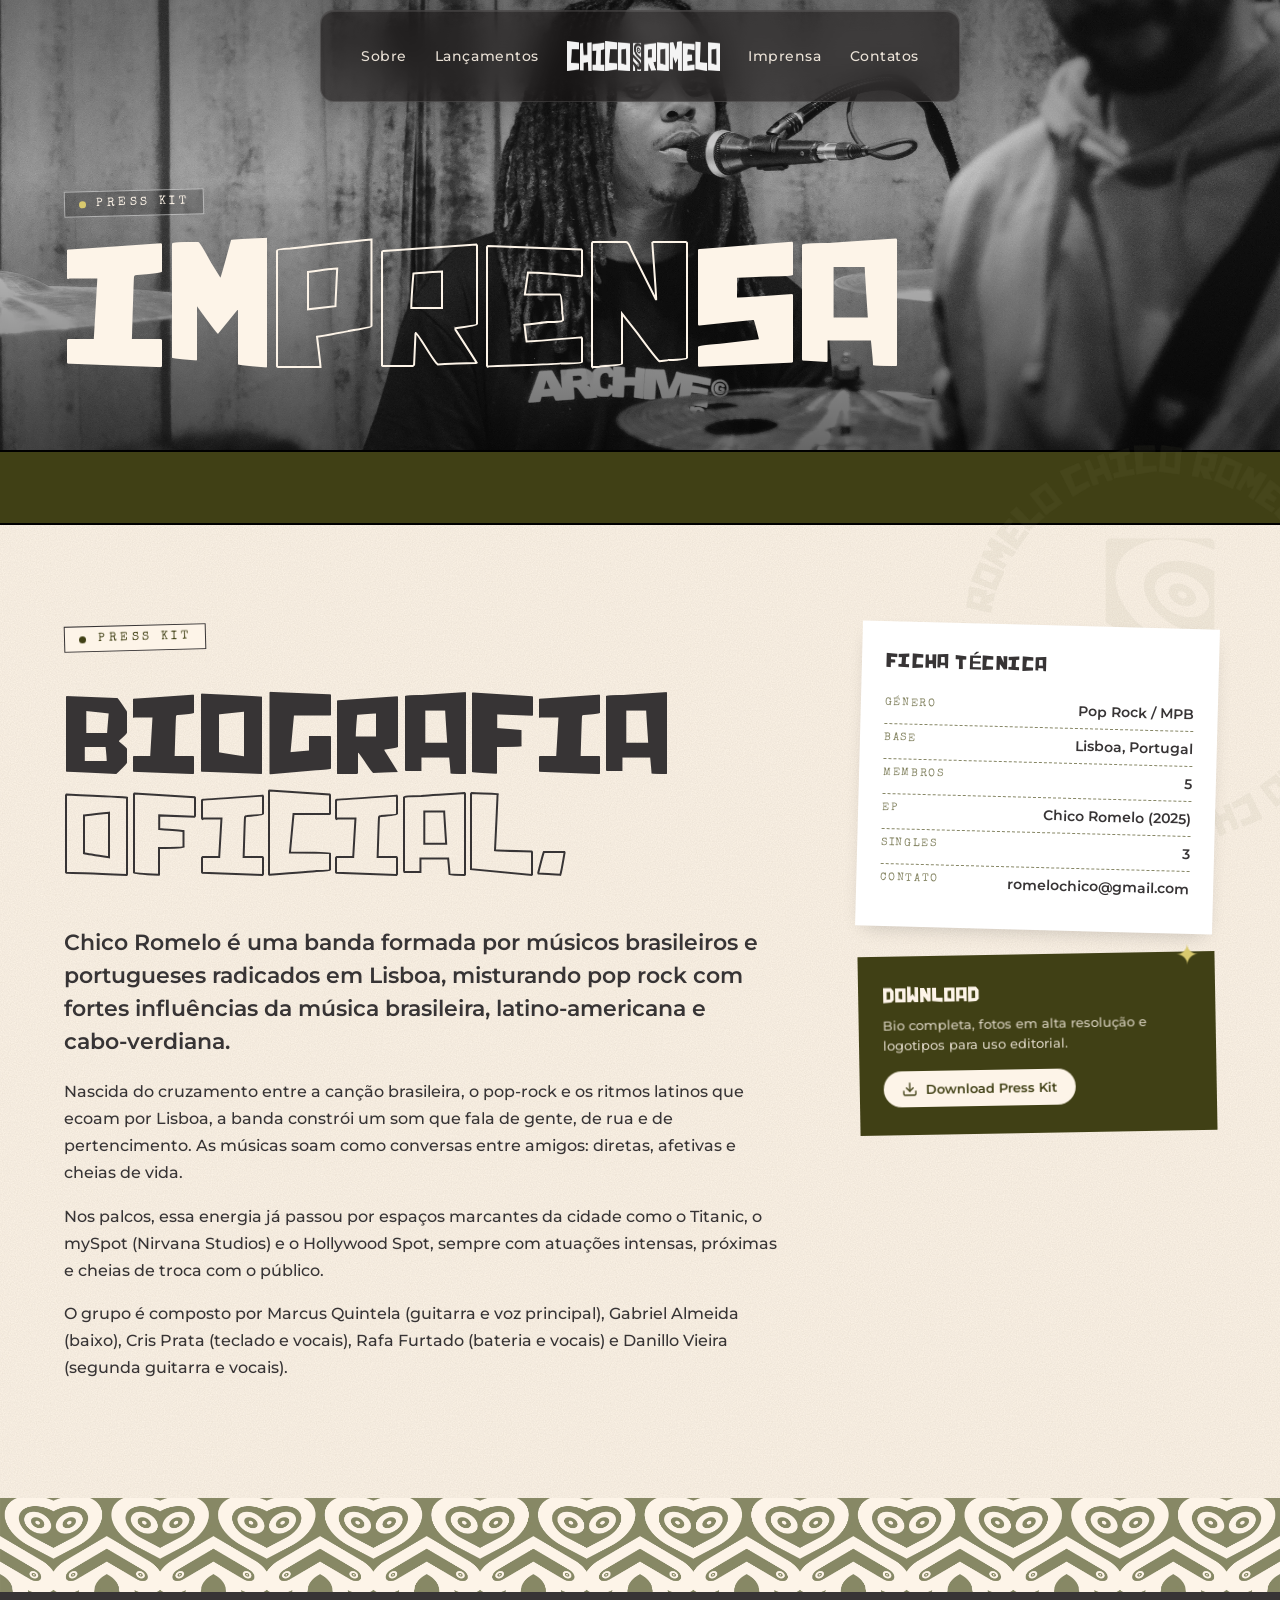
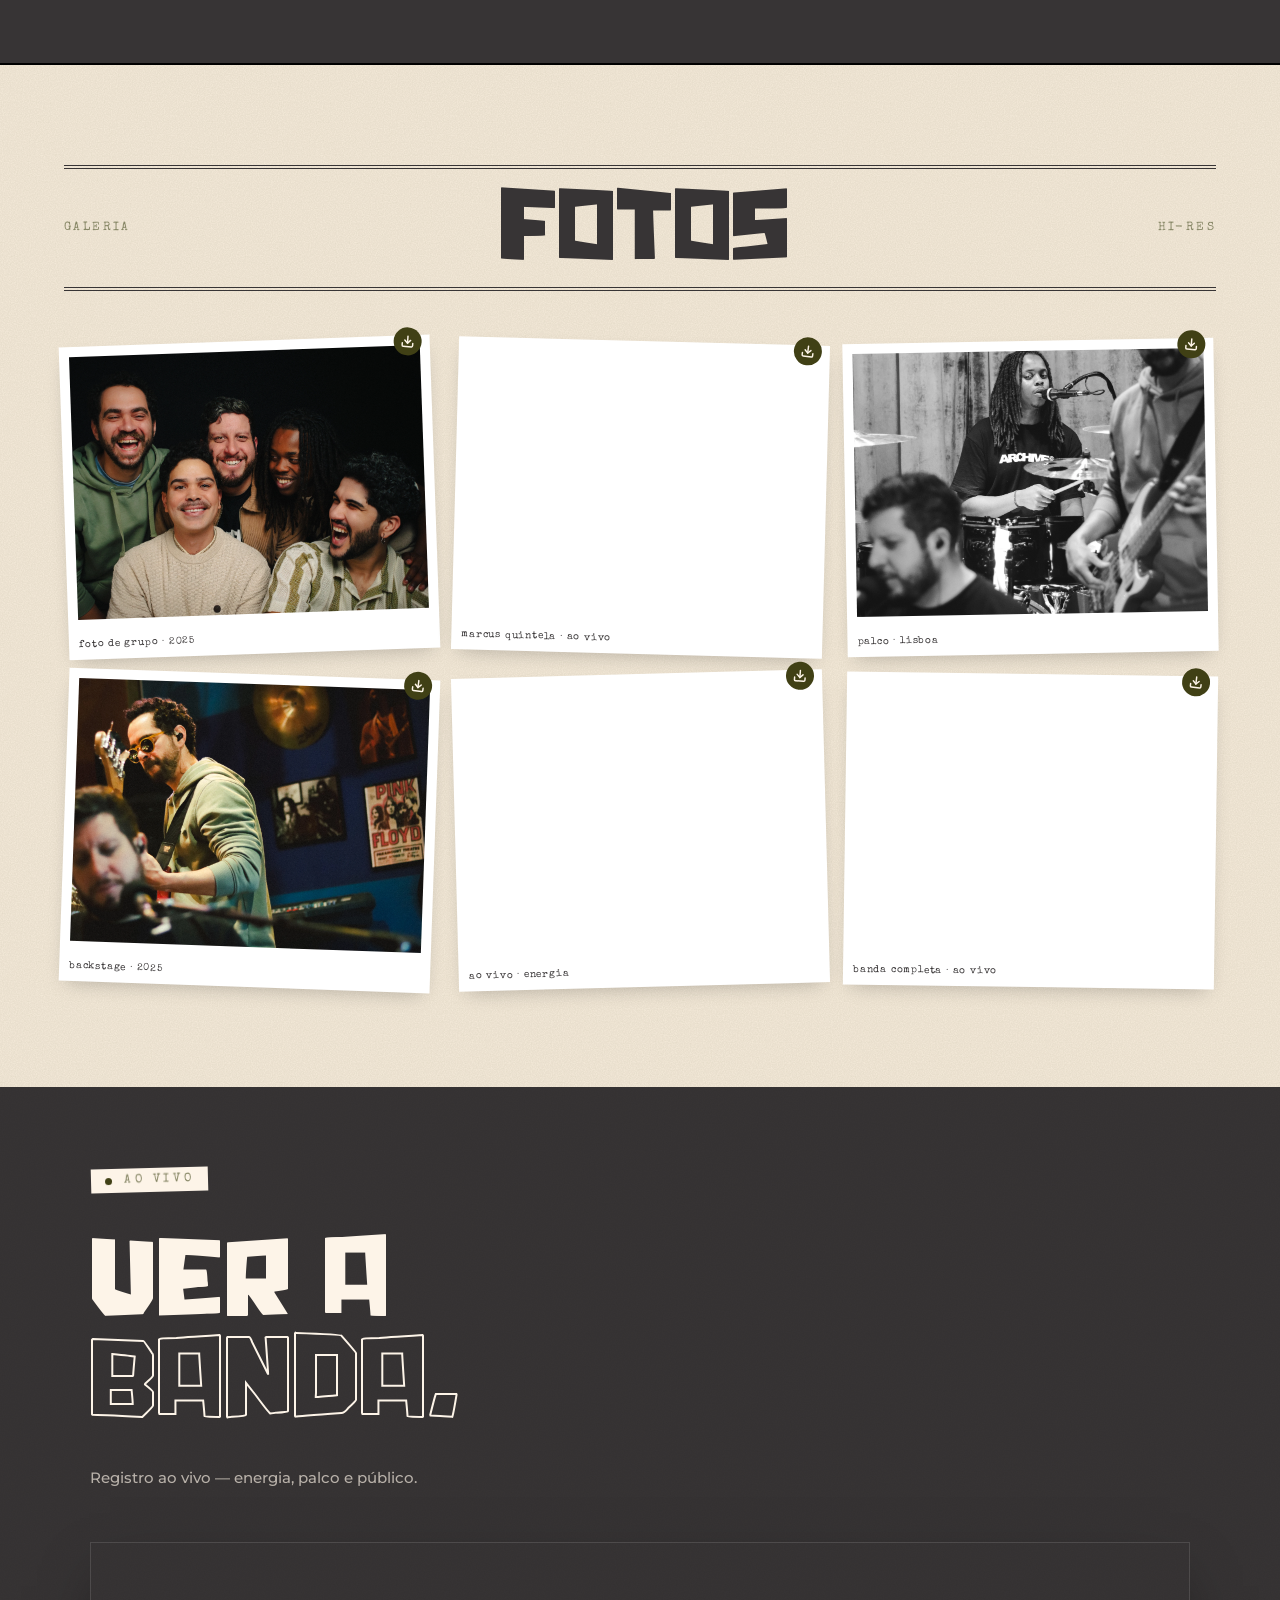
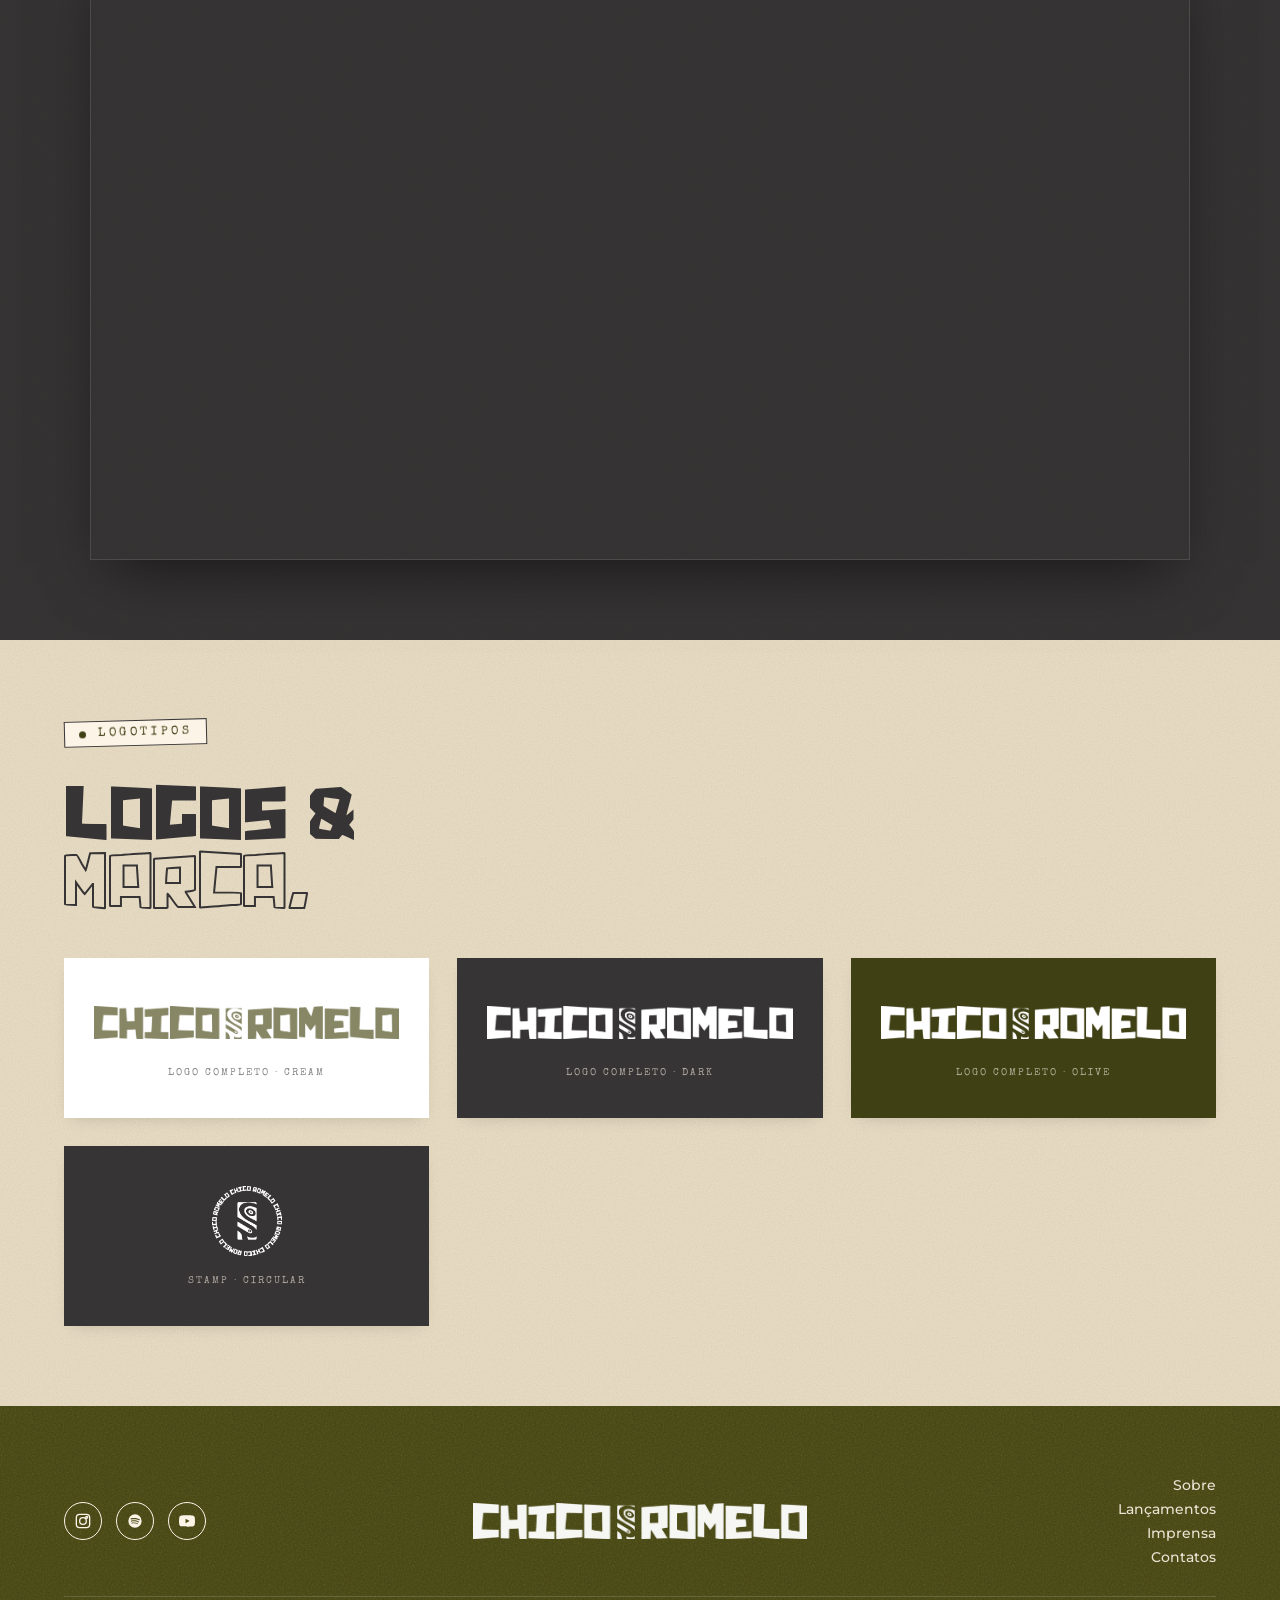
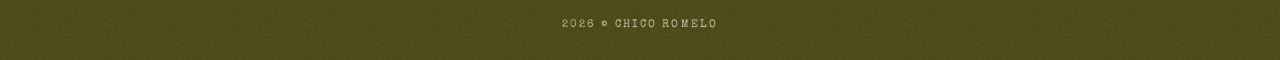
<file: imprensa.html>
<!doctype html>
<html lang="pt-BR">
  <head>
    <meta charset="utf-8" />
    <link rel="icon" type="image/x-icon" href="favicon.ico" />
    <link
      rel="icon"
      type="image/png"
      sizes="32x32"
      href="assets/favicon-32.png"
    />
    <link
      rel="apple-touch-icon"
      sizes="180x180"
      href="assets/apple-touch-icon.png"
    />
    <title>Press Kit &amp; Imprensa — Chico Romelo</title>
    <meta name="viewport" content="width=device-width, initial-scale=1" />

    <!-- SEO -->
    <meta
      name="description"
      content="Press kit de Chico Romelo: fotos de alta resolução, biografias, cobertura de mídia e contatos para imprensa."
    />
    <meta name="robots" content="index, follow" />
    <meta name="author" content="Chico Romelo" />
    <link rel="canonical" href="https://www.chicoromelo.com/imprensa" />

    <!-- Open Graph -->
    <meta property="og:type" content="website" />
    <meta property="og:site_name" content="Chico Romelo" />
    <meta property="og:title" content="Imprensa — Chico Romelo" />
    <meta
      property="og:description"
      content="Press kit de Chico Romelo: fotos de alta resolução, biografias, cobertura de mídia e contatos para imprensa."
    />
    <meta property="og:url" content="https://www.chicoromelo.com/imprensa" />
    <meta
      property="og:image"
      content="https://www.chicoromelo.com/uploads/thumbnail-photo.jpg"
    />
    <meta property="og:locale" content="pt_BR" />

    <!-- Twitter Card -->
    <meta name="twitter:card" content="summary_large_image" />
    <meta name="twitter:title" content="Imprensa — Chico Romelo" />
    <meta
      name="twitter:description"
      content="Press kit de Chico Romelo: fotos, bio e contatos para imprensa."
    />
    <meta
      name="twitter:image"
      content="https://www.chicoromelo.com/uploads/thumbnail-photo.jpg"
    />

    <!-- Structured Data -->
    <script type="application/ld+json">
      {
        "@context": "https://schema.org",
        "@type": "WebPage",
        "name": "Imprensa — Chico Romelo",
        "url": "https://www.chicoromelo.com/imprensa",
        "description": "Press kit de Chico Romelo: fotos de alta resolução, biografias e contatos para imprensa.",
        "isPartOf": {
          "@type": "WebSite",
          "name": "Chico Romelo",
          "url": "https://www.chicoromelo.com"
        }
      }
    </script>

    <!-- Preload LCP hero image -->
    <link
      rel="preload"
      as="image"
      href="uploads/_MG_2764.webp"
      type="image/webp"
      fetchpriority="high"
    />

    <link rel="preconnect" href="https://fonts.googleapis.com" />
    <link rel="preconnect" href="https://fonts.gstatic.com" crossorigin />
    <link
      href="https://fonts.googleapis.com/css2?family=Montserrat:wght@400;500;600;700&family=Special+Elite&family=Caveat:wght@500;700&display=swap"
      rel="stylesheet"
    />
    <link rel="stylesheet" href="style.css" />
    <link rel="stylesheet" href="pages.css" />
  </head>
  <body>
    <!-- NAV -->
    <nav class="nav">
      <button class="nav-burger" aria-label="Menu" aria-expanded="false">
        <span></span>
        <span></span>
      </button>
      <div class="nav-links">
        <a href="/sobre">Sobre</a>
        <a href="/lancamentos">Lançamentos</a>
      </div>
      <a href="/">
        <picture>
          <source srcset="assets/logo-full.webp" type="image/webp" />
          <img
            class="nav-logo-img"
            src="assets/logo-full.png"
            alt="Chico Romelo"
            loading="eager"
            decoding="async"
          />
        </picture>
      </a>
      <div class="nav-links right">
        <a href="/imprensa">Imprensa</a>
        <a href="/contatos">Contatos</a>
      </div>
    </nav>
    <div class="nav-drawer" aria-hidden="true">
      <a href="/sobre">Sobre</a>
      <a href="/lancamentos">Lançamentos</a>
      <a href="/imprensa">Imprensa</a>
      <a href="/contatos">Contatos</a>
    </div>
    <div class="nav-overlay"></div>

    <!-- PAGE HERO -->
    <header class="page-hero">
      <div class="page-hero-bg">
        <picture>
          <source srcset="uploads/_MG_2764.webp" type="image/webp" />
          <img
            src="uploads/_MG_2764.jpg"
            alt="Chico Romelo ao vivo"
            fetchpriority="high"
            loading="eager"
            decoding="async"
          />
        </picture>
      </div>
      <div class="page-hero-content">
        <div class="page-hero-label"><span class="dot"></span> Press Kit</div>
        <h1>Im<span class="outline">pren</span>sa</h1>
      </div>
    </header>

    <!-- MARQUEE -->
    <div class="marquee" aria-hidden="true">
      <div class="track">
        <span>Press Kit · Chico Romelo</span><span class="dot">●</span>
        <span>Fotos · Logos · Bio</span><span class="star">✦</span>
        <span>Para uso editorial</span><span class="dot">●</span>
        <span>Press Kit · Chico Romelo</span><span class="dot">●</span>
        <span>Fotos · Logos · Bio</span><span class="star">✦</span>
        <span>Para uso editorial</span><span class="dot">●</span>
      </div>
    </div>

    <!-- PRESS BIO SECTION -->
    <section class="press-intro paper-noise">
      <img
        class="deco-stamp"
        src="assets/logo-stamp.png"
        alt=""
        loading="lazy"
        style="width: 400px; right: -80px; top: -80px"
      />

      <div class="press-intro-inner">
        <div class="press-bio" data-reveal>
          <span class="section-label"><span class="dot"></span> Press Kit</span>
          <h2 class="kicker">
            Biografia<br /><span class="outline">oficial.</span>
          </h2>
          <p class="lead">
            Chico Romelo é uma banda formada por músicos brasileiros e
            portugueses radicados em Lisboa, misturando pop rock com fortes
            influências da música brasileira, latino-americana e cabo-verdiana.
          </p>
          <p>
            Nascida do cruzamento entre a canção brasileira, o pop-rock e os
            ritmos latinos que ecoam por Lisboa, a banda constrói um som que
            fala de gente, de rua e de pertencimento. As músicas soam como
            conversas entre amigos: diretas, afetivas e cheias de vida.
          </p>
          <p>
            Nos palcos, essa energia já passou por espaços marcantes da cidade
            como o Titanic, o mySpot (Nirvana Studios) e o Hollywood Spot,
            sempre com atuações intensas, próximas e cheias de troca com o
            público.
          </p>
          <p>
            O grupo é composto por Marcus Quintela (guitarra e voz principal),
            Gabriel Almeida (baixo), Cris Prata (teclado e vocais), Rafa Furtado
            (bateria e vocais) e Danillo Vieira (segunda guitarra e vocais).
          </p>
        </div>

        <div class="press-sidebar" data-reveal>
          <div class="press-fact-card">
            <h4>Ficha Técnica</h4>
            <div class="fact-row">
              <span class="fact-label">Género</span>
              <span class="fact-value">Pop Rock / MPB</span>
            </div>
            <div class="fact-row">
              <span class="fact-label">Base</span>
              <span class="fact-value">Lisboa, Portugal</span>
            </div>
            <div class="fact-row">
              <span class="fact-label">Membros</span>
              <span class="fact-value">5</span>
            </div>
            <div class="fact-row">
              <span class="fact-label">EP</span>
              <span class="fact-value">Chico Romelo (2025)</span>
            </div>
            <div class="fact-row">
              <span class="fact-label">Singles</span>
              <span class="fact-value">3</span>
            </div>
            <div class="fact-row">
              <span class="fact-label">Contato</span>
              <span class="fact-value">romelochico@gmail.com</span>
            </div>
          </div>

          <div class="press-download-card">
            <h4>Download</h4>
            <p>
              Bio completa, fotos em alta resolução e logotipos para uso
              editorial.
            </p>
            <a
              class="download-btn"
              href="https://drive.google.com/file/d/1gDrkMqqaAdUxha_WrwNGEU5mq94Smw0K/view?usp=drive_link"
              target="_blank"
            >
              <svg
                viewBox="0 0 24 24"
                fill="none"
                stroke="currentColor"
                stroke-width="2"
                stroke-linecap="round"
                stroke-linejoin="round"
              >
                <path d="M21 15v4a2 2 0 01-2 2H5a2 2 0 01-2-2v-4" />
                <polyline points="7 10 12 15 17 10" />
                <line x1="12" y1="15" x2="12" y2="3" />
              </svg>
              Download Press Kit
            </a>
          </div>
        </div>
      </div>
    </section>

    <!-- EYE PATTERN + MARQUEE -->
    <div class="eye-marquee-group">
      <div class="eye-border">
        <picture>
          <source srcset="assets/eye-pattern.webp" type="image/webp" />
          <img
            src="assets/eye-pattern.png"
            alt=""
            loading="lazy"
            decoding="async"
          />
        </picture>
      </div>
      <div class="marquee alt reverse" aria-hidden="true">
        <div class="track">
          <span>Fotos de imprensa</span><span class="dot">●</span>
          <span>Alta resolução · Uso editorial livre</span
          ><span class="star">✦</span> <span>Fotos de imprensa</span
          ><span class="dot">●</span>
          <span>Alta resolução · Uso editorial livre</span
          ><span class="star">✦</span>
        </div>
      </div>
    </div>

    <!-- PHOTOS SECTION -->
    <section class="photos-section paper-noise">
      <div class="photos-header" data-reveal>
        <div class="ed">Galeria</div>
        <h2>Fotos</h2>
        <div class="ed" style="text-align: right">Hi-Res</div>
      </div>

      <div class="photos-grid">
        <div class="press-photo" data-reveal>
          <a
            class="dl-badge"
            href="assets/hero-photo.jpg"
            download="Chico-Romelo-grupo-2025.jpg"
            aria-label="Download foto"
          >
            <svg
              viewBox="0 0 24 24"
              fill="none"
              stroke="currentColor"
              stroke-width="2.5"
              stroke-linecap="round"
            >
              <path d="M21 15v4a2 2 0 01-2 2H5a2 2 0 01-2-2v-4" />
              <polyline points="7 10 12 15 17 10" />
              <line x1="12" y1="15" x2="12" y2="3" />
            </svg>
          </a>
          <picture>
            <source srcset="assets/hero-photo.webp" type="image/webp" />
            <img
              src="assets/hero-photo.jpg"
              alt="Chico Romelo — grupo"
              loading="lazy"
              decoding="async"
            />
          </picture>
          <div class="cap">foto de grupo · 2025</div>
        </div>
        <div class="press-photo" data-reveal>
          <a
            class="dl-badge"
            href="uploads/_MG_2808.jpg"
            download="Chico-Romelo-marcus-ao-vivo.jpg"
            aria-label="Download foto"
          >
            <svg
              viewBox="0 0 24 24"
              fill="none"
              stroke="currentColor"
              stroke-width="2.5"
              stroke-linecap="round"
            >
              <path d="M21 15v4a2 2 0 01-2 2H5a2 2 0 01-2-2v-4" />
              <polyline points="7 10 12 15 17 10" />
              <line x1="12" y1="15" x2="12" y2="3" />
            </svg>
          </a>
          <picture>
            <source srcset="uploads/_MG_2808.webp" type="image/webp" />
            <img
              src="uploads/_MG_2808.jpg"
              alt="Marcus ao vivo"
              loading="lazy"
              decoding="async"
            />
          </picture>
          <div class="cap">marcus quintela · ao vivo</div>
        </div>
        <div class="press-photo" data-reveal>
          <a
            class="dl-badge"
            href="uploads/_MG_2764.jpg"
            download="Chico-Romelo-palco-lisboa.jpg"
            aria-label="Download foto"
          >
            <svg
              viewBox="0 0 24 24"
              fill="none"
              stroke="currentColor"
              stroke-width="2.5"
              stroke-linecap="round"
            >
              <path d="M21 15v4a2 2 0 01-2 2H5a2 2 0 01-2-2v-4" />
              <polyline points="7 10 12 15 17 10" />
              <line x1="12" y1="15" x2="12" y2="3" />
            </svg>
          </a>
          <picture>
            <source srcset="uploads/_MG_2764.webp" type="image/webp" />
            <img
              src="uploads/_MG_2764.jpg"
              alt="Ao vivo"
              loading="lazy"
              decoding="async"
            />
          </picture>
          <div class="cap">palco · lisboa</div>
        </div>
        <div class="press-photo" data-reveal>
          <a
            class="dl-badge"
            href="uploads/_MG_2880.jpg"
            download="Chico-Romelo-backstage-2025.jpg"
            aria-label="Download foto"
          >
            <svg
              viewBox="0 0 24 24"
              fill="none"
              stroke="currentColor"
              stroke-width="2.5"
              stroke-linecap="round"
            >
              <path d="M21 15v4a2 2 0 01-2 2H5a2 2 0 01-2-2v-4" />
              <polyline points="7 10 12 15 17 10" />
              <line x1="12" y1="15" x2="12" y2="3" />
            </svg>
          </a>
          <picture>
            <source srcset="uploads/_MG_2880.webp" type="image/webp" />
            <img
              src="uploads/_MG_2880.jpg"
              alt="Backstage"
              loading="lazy"
              decoding="async"
            />
          </picture>
          <div class="cap">backstage · 2025</div>
        </div>
        <div class="press-photo" data-reveal>
          <a
            class="dl-badge"
            href="uploads/CR-13.jpg"
            download="Chico-Romelo-ao-vivo.jpg"
            aria-label="Download foto"
          >
            <svg
              viewBox="0 0 24 24"
              fill="none"
              stroke="currentColor"
              stroke-width="2.5"
              stroke-linecap="round"
            >
              <path d="M21 15v4a2 2 0 01-2 2H5a2 2 0 01-2-2v-4" />
              <polyline points="7 10 12 15 17 10" />
              <line x1="12" y1="15" x2="12" y2="3" />
            </svg>
          </a>
          <picture>
            <source srcset="uploads/CR-13.webp" type="image/webp" />
            <img
              src="uploads/CR-13.jpg"
              alt="Ao vivo"
              loading="lazy"
              decoding="async"
            />
          </picture>
          <div class="cap">ao vivo · energia</div>
        </div>
        <div class="press-photo" data-reveal>
          <a
            class="dl-badge"
            href="uploads/_MG_2546.jpg"
            download="Chico-Romelo-banda-completa.jpg"
            aria-label="Download foto"
          >
            <svg
              viewBox="0 0 24 24"
              fill="none"
              stroke="currentColor"
              stroke-width="2.5"
              stroke-linecap="round"
            >
              <path d="M21 15v4a2 2 0 01-2 2H5a2 2 0 01-2-2v-4" />
              <polyline points="7 10 12 15 17 10" />
              <line x1="12" y1="15" x2="12" y2="3" />
            </svg>
          </a>
          <picture>
            <source srcset="uploads/_MG_2546.webp" type="image/webp" />
            <img
              src="uploads/_MG_2546.jpg"
              alt="Banda completa"
              loading="lazy"
              decoding="async"
            />
          </picture>
          <div class="cap">banda completa · ao vivo</div>
        </div>
      </div>
    </section>

    <!-- LIVE VIDEO SECTION -->
    <section class="video-section paper-noise">
      <div class="video-inner">
        <div class="video-header" data-reveal>
          <span class="section-label"><span class="dot"></span> Ao Vivo</span>
          <h2 class="kicker">Ver a<br /><span class="outline">banda.</span></h2>
          <p class="video-sub">Registro ao vivo — energia, palco e público.</p>
        </div>
        <div class="video-embed-wrap" data-reveal>
          <iframe
            src="https://www.youtube.com/embed/4n8EmuvIurw"
            title="Chico Romelo — Ao Vivo"
            frameborder="0"
            allow="
              accelerometer;
              autoplay;
              clipboard-write;
              encrypted-media;
              gyroscope;
              picture-in-picture;
              web-share;
            "
            allowfullscreen
            loading="lazy"
          ></iframe>
        </div>
      </div>
    </section>

    <!-- LOGOS SECTION -->
    <section class="logos-section paper-noise">
      <div class="logos-inner">
        <div data-reveal>
          <span class="section-label"><span class="dot"></span> Logotipos</span>
          <h2 class="kicker" style="font-size: clamp(40px, 6vw, 80px)">
            Logos &amp;<br /><span class="outline">Marca.</span>
          </h2>
        </div>
        <div class="logos-grid">
          <div class="logo-card" data-reveal>
            <img
              src="assets/logo-full.png"
              alt="Logo completo"
              loading="lazy"
              decoding="async"
            />
            <div class="logo-card-label">Logo completo · Cream</div>
          </div>
          <div class="logo-card dark-bg" data-reveal>
            <img
              src="assets/logo-full.png"
              alt="Logo completo — fundo escuro"
              loading="lazy"
              decoding="async"
            />
            <div class="logo-card-label">Logo completo · Dark</div>
          </div>
          <div class="logo-card olive-bg" data-reveal>
            <img
              src="assets/logo-full.png"
              alt="Logo completo — fundo olive"
              loading="lazy"
              decoding="async"
            />
            <div class="logo-card-label">Logo completo · Olive</div>
          </div>
          <div class="logo-card dark-bg" data-reveal>
            <img
              src="assets/logo-stamp.png"
              alt="Logo stamp"
              loading="lazy"
              decoding="async"
              style="height: 70px"
            />
            <div class="logo-card-label">Stamp · Circular</div>
          </div>
        </div>
      </div>
    </section>

    <!-- FOOTER -->
    <footer class="foot paper-noise">
      <div class="foot-grid">
        <div class="mobile">
          <img
            class="foot-logo-img"
            src="assets/logo-full.png"
            alt="Chico Romelo"
            loading="lazy"
          />
        </div>
        <div class="foot-socials">
          <a
            class="foot-soc"
            href="https://www.instagram.com/chicoromelo"
            target="_blank"
            rel="noopener noreferrer"
            aria-label="Instagram"
          >
            <svg
              width="16"
              height="16"
              viewBox="0 0 24 24"
              fill="none"
              stroke="currentColor"
              stroke-width="2"
              stroke-linecap="round"
              stroke-linejoin="round"
            >
              <rect x="2" y="2" width="20" height="20" rx="5"></rect>
              <circle cx="12" cy="12" r="5"></circle>
              <circle cx="17.5" cy="6.5" r="1.5"></circle>
            </svg>
          </a>
          <a
            class="foot-soc"
            href="https://open.spotify.com/artist/36kAOthCGAS4uOla6Sa4BF"
            target="_blank"
            rel="noopener noreferrer"
            aria-label="Spotify"
          >
            <svg width="16" height="16" viewBox="0 0 24 24" fill="currentColor">
              <path
                d="M12 2a10 10 0 100 20 10 10 0 000-20zm4.6 14.4a.6.6 0 01-.8.2c-2.3-1.4-5.2-1.7-8.6-.9a.6.6 0 11-.3-1.2c3.7-.8 6.9-.5 9.5 1.1a.6.6 0 01.2.8zm1.2-2.7a.8.8 0 01-1 .3c-2.7-1.6-6.7-2.1-9.8-1.1a.8.8 0 11-.4-1.5c3.6-1.1 8-.5 11 1.3a.8.8 0 01.2 1zm.1-2.8c-3.2-1.9-8.4-2.1-11.4-1.1a.9.9 0 11-.5-1.8c3.5-1 9.2-.8 12.8 1.3a.9.9 0 01-.9 1.6z"
              />
            </svg>
          </a>
          <a
            class="foot-soc"
            href="https://www.youtube.com/@ChicoRomelo"
            target="_blank"
            rel="noopener noreferrer"
            aria-label="YouTube"
          >
            <svg width="16" height="16" viewBox="0 0 24 24" fill="currentColor">
              <path
                d="M23.5 6.2a3 3 0 00-2.1-2.1C19.5 3.5 12 3.5 12 3.5s-7.5 0-9.4.6A3 3 0 00.5 6.2 31.9 31.9 0 000 12a31.9 31.9 0 00.5 5.8A3 3 0 002.6 20c1.9.5 9.4.5 9.4.5s7.5 0 9.4-.6a3 3 0 002.1-2.1c.3-1.9.5-3.8.5-5.8a31.9 31.9 0 00-.5-5.8zM9.8 15.5V8.5l6.2 3.5-6.2 3.5z"
              />
            </svg>
          </a>
        </div>
        <div class="full">
          <img
            class="foot-logo-img"
            src="assets/logo-full.png"
            alt="Chico Romelo"
            loading="lazy"
          />
        </div>
        <div class="foot-links">
          <a href="/sobre">Sobre</a>
          <a href="/lancamentos">Lançamentos</a>
          <a href="/imprensa">Imprensa</a>
          <a href="/contatos">Contatos</a>
        </div>
      </div>
      <div class="foot-bottom">2026 © Chico Romelo</div>
    </footer>

    <script src="pages.js"></script>
  </body>
</html>
</file>
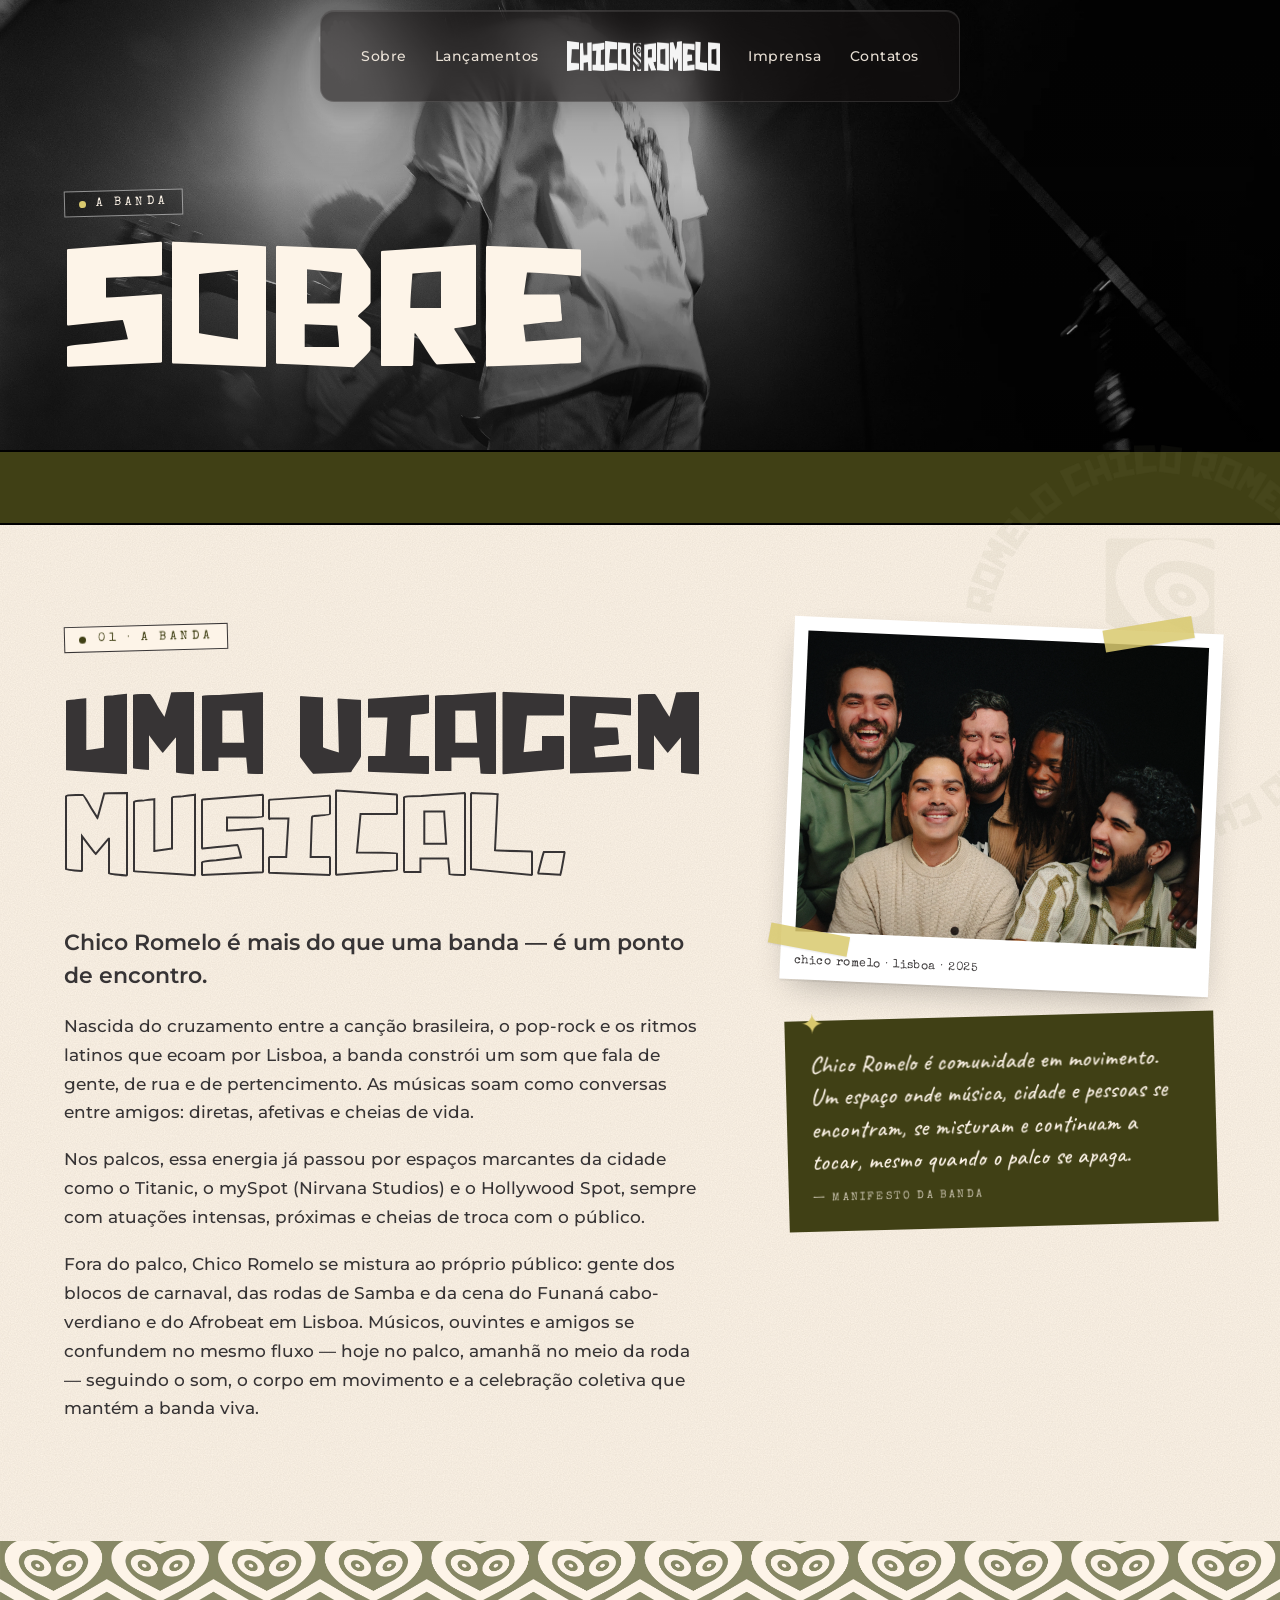
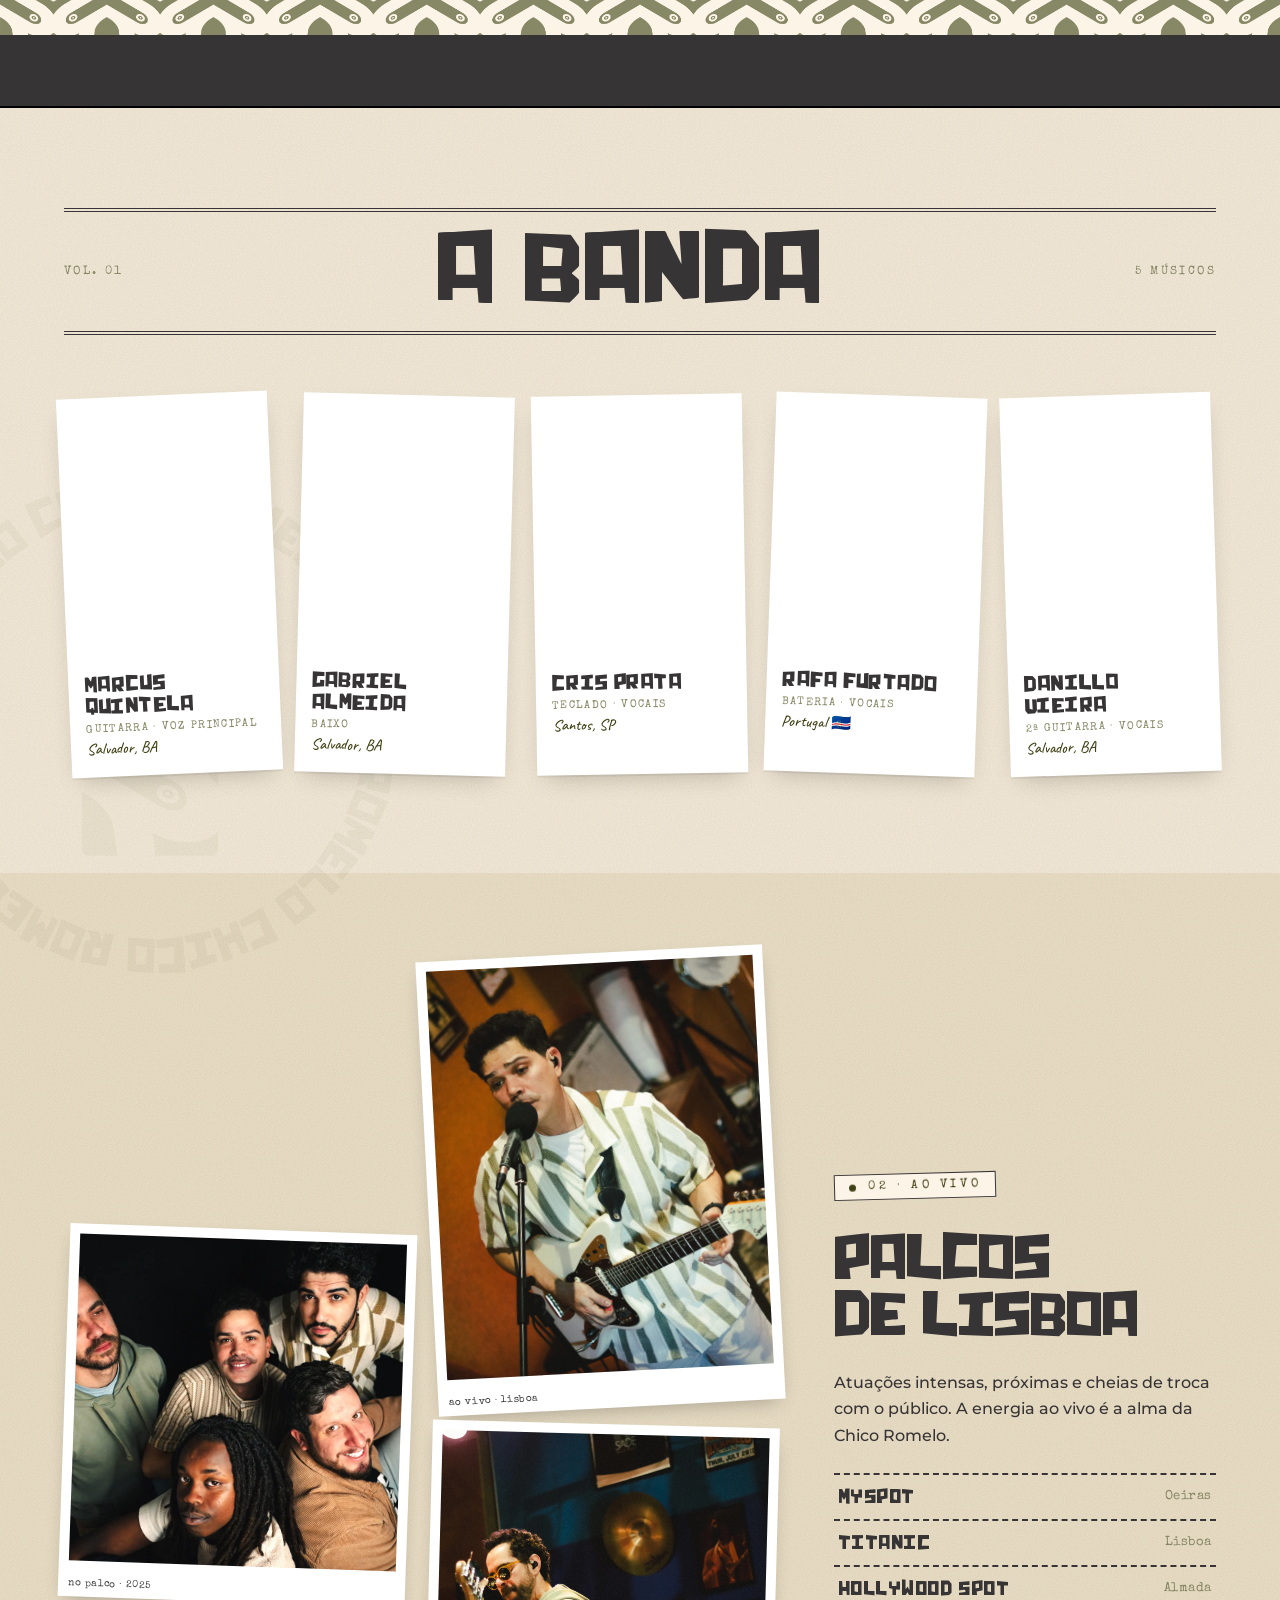
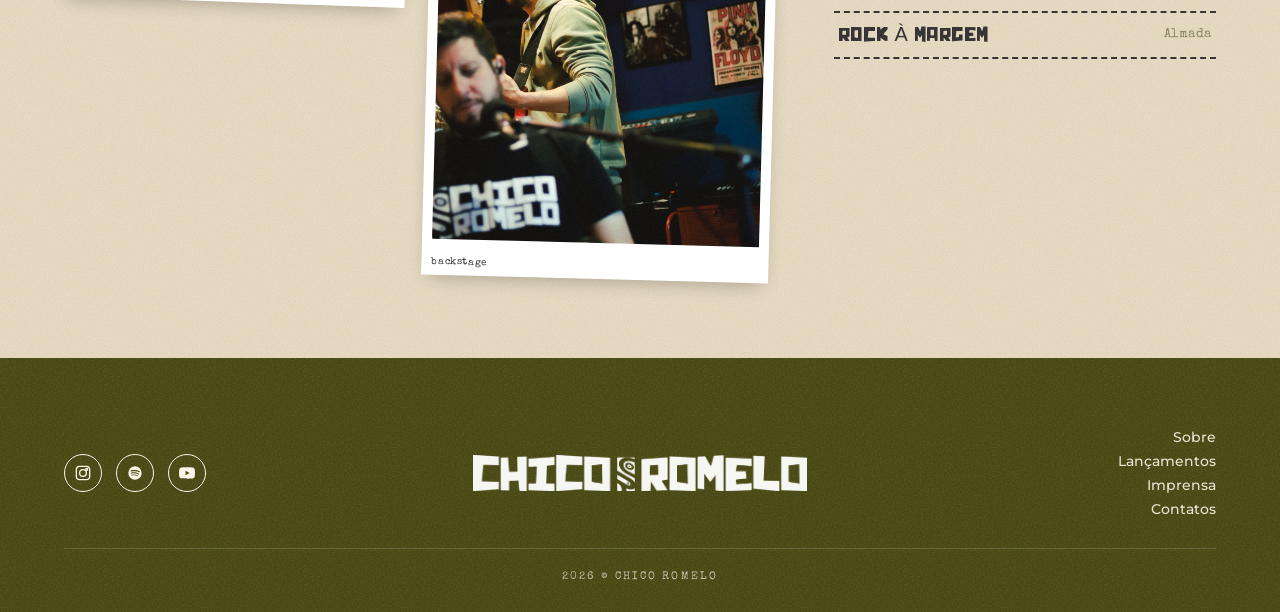
<file: sobre.html>
<!doctype html>
<html lang="pt-BR">
  <head>
    <meta charset="utf-8" />
    <link rel="icon" type="image/x-icon" href="favicon.ico" />
    <link
      rel="icon"
      type="image/png"
      sizes="32x32"
      href="assets/favicon-32.png"
    />
    <link
      rel="apple-touch-icon"
      sizes="180x180"
      href="assets/apple-touch-icon.png"
    />
    <title>Sobre a Banda — Chico Romelo | História e Membros</title>
    <meta name="viewport" content="width=device-width, initial-scale=1" />

    <!-- SEO -->
    <meta
      name="description"
      content="Conheça a Chico Romelo: cinco músicos brasileiros e portugueses em Lisboa que misturam pop rock, MPB e ritmos latinos."
    />
    <meta name="robots" content="index, follow" />
    <meta name="author" content="Chico Romelo" />
    <link rel="canonical" href="https://www.chicoromelo.com/sobre" />

    <!-- Open Graph -->
    <meta property="og:type" content="website" />
    <meta property="og:site_name" content="Chico Romelo" />
    <meta property="og:title" content="Sobre — Chico Romelo" />
    <meta
      property="og:description"
      content="Conheça a Chico Romelo: cinco músicos brasileiros e portugueses em Lisboa que misturam pop rock, MPB e ritmos latinos."
    />
    <meta property="og:url" content="https://www.chicoromelo.com/sobre" />
    <meta
      property="og:image"
      content="https://www.chicoromelo.com/uploads/thumbnail-photo.jpg"
    />
    <meta property="og:locale" content="pt_BR" />

    <!-- Twitter Card -->
    <meta name="twitter:card" content="summary_large_image" />
    <meta name="twitter:title" content="Sobre — Chico Romelo" />
    <meta
      name="twitter:description"
      content="Conheça a banda Chico Romelo: a história, os membros e a música que nos define."
    />
    <meta
      name="twitter:image"
      content="https://www.chicoromelo.com/uploads/thumbnail-photo.jpg"
    />

    <!-- Structured Data -->
    <script type="application/ld+json">
      {
        "@context": "https://schema.org",
        "@type": "WebPage",
        "name": "Sobre — Chico Romelo",
        "url": "https://www.chicoromelo.com/sobre",
        "description": "Conheça a banda Chico Romelo: a história, os membros e a música.",
        "isPartOf": {
          "@type": "WebSite",
          "name": "Chico Romelo",
          "url": "https://www.chicoromelo.com"
        }
      }
    </script>

    <!-- Preload LCP hero image -->
    <link
      rel="preload"
      as="image"
      href="uploads/AZ4A0489.webp"
      type="image/webp"
      fetchpriority="high"
    />

    <link rel="preconnect" href="https://fonts.googleapis.com" />
    <link rel="preconnect" href="https://fonts.gstatic.com" crossorigin />
    <link
      href="https://fonts.googleapis.com/css2?family=Montserrat:wght@400;500;600;700&family=Special+Elite&family=Caveat:wght@500;700&display=swap"
      rel="stylesheet"
    />
    <link rel="stylesheet" href="style.css" />
    <link rel="stylesheet" href="pages.css" />
  </head>
  <body>
    <!-- NAV -->
    <nav class="nav">
      <button class="nav-burger" aria-label="Menu" aria-expanded="false">
        <span></span>
        <span></span>
      </button>
      <div class="nav-links">
        <a href="/sobre">Sobre</a>
        <a href="/lancamentos">Lançamentos</a>
      </div>
      <a href="/">
        <picture>
          <source srcset="assets/logo-full.webp" type="image/webp" />
          <img
            class="nav-logo-img"
            src="assets/logo-full.png"
            alt="Chico Romelo"
            loading="eager"
            decoding="async"
          />
        </picture>
      </a>
      <div class="nav-links right">
        <a href="/imprensa">Imprensa</a>
        <a href="/contatos">Contatos</a>
      </div>
    </nav>
    <div class="nav-drawer" aria-hidden="true">
      <a href="/sobre">Sobre</a>
      <a href="/lancamentos">Lançamentos</a>
      <a href="/imprensa">Imprensa</a>
      <a href="/contatos">Contatos</a>
    </div>
    <div class="nav-overlay"></div>

    <!-- PAGE HERO -->
    <header class="page-hero">
      <div class="page-hero-bg">
        <picture>
          <source srcset="uploads/AZ4A0489.webp" type="image/webp" />
          <img
            src="uploads/AZ4A0489.jpg"
            alt="Chico Romelo ao vivo"
            fetchpriority="high"
            loading="eager"
            decoding="async"
          />
        </picture>
      </div>
      <div class="page-hero-content">
        <div class="page-hero-label"><span class="dot"></span> A Banda</div>
        <h1>Sobre</h1>
      </div>
    </header>

    <!-- MARQUEE -->
    <div class="marquee" aria-hidden="true">
      <div class="track">
        <span>Comunidade em movimento</span><span class="dot">●</span>
        <span>Lisboa · Salvador · Santos</span><span class="star">✦</span>
        <span>Cinco vozes, uma batida</span><span class="dot">●</span>
        <span>Comunidade em movimento</span><span class="dot">●</span>
        <span>Lisboa · Salvador · Santos</span><span class="star">✦</span>
        <span>Cinco vozes, uma batida</span><span class="dot">●</span>
      </div>
    </div>

    <!-- BIO SECTION -->
    <section class="bio-section paper-noise">
      <img
        class="deco-stamp"
        src="assets/logo-stamp.png"
        alt=""
        loading="lazy"
        style="width: 400px; right: -80px; top: -80px"
      />

      <div class="bio-inner">
        <div class="bio-text" data-reveal>
          <span class="section-label"
            ><span class="dot"></span> 01 · A Banda</span
          >
          <h2 class="kicker">
            Uma viagem<br /><span class="outline">musical.</span>
          </h2>
          <p class="lead">
            Chico Romelo é mais do que uma banda — é um ponto de encontro.
          </p>
          <p>
            Nascida do cruzamento entre a canção brasileira, o pop-rock e os
            ritmos latinos que ecoam por Lisboa, a banda constrói um som que
            fala de gente, de rua e de pertencimento. As músicas soam como
            conversas entre amigos: diretas, afetivas e cheias de vida.
          </p>
          <p>
            Nos palcos, essa energia já passou por espaços marcantes da cidade
            como o Titanic, o mySpot (Nirvana Studios) e o Hollywood Spot,
            sempre com atuações intensas, próximas e cheias de troca com o
            público.
          </p>
          <p>
            Fora do palco, Chico Romelo se mistura ao próprio público: gente dos
            blocos de carnaval, das rodas de Samba e da cena do Funaná
            cabo-verdiano e do Afrobeat em Lisboa. Músicos, ouvintes e amigos se
            confundem no mesmo fluxo — hoje no palco, amanhã no meio da roda —
            seguindo o som, o corpo em movimento e a celebração coletiva que
            mantém a banda viva.
          </p>
        </div>

        <div class="bio-pull" data-reveal>
          <div class="bio-photo-frame">
            <div class="bio-tape bio-tape-1"></div>
            <div class="bio-tape bio-tape-2"></div>
            <picture>
              <source srcset="assets/hero-photo.webp" type="image/webp" />
              <img
                src="assets/hero-photo.jpg"
                alt="Chico Romelo — grupo"
                loading="lazy"
                decoding="async"
              />
            </picture>
            <div class="bio-photo-cap">chico romelo · lisboa · 2025</div>
          </div>
          <div class="bio-quote-card">
            <p>
              Chico Romelo é comunidade em movimento. Um espaço onde música,
              cidade e pessoas se encontram, se misturam e continuam a tocar,
              mesmo quando o palco se apaga.
            </p>
            <div class="attr">— Manifesto da banda</div>
          </div>
        </div>
      </div>
    </section>

    <!-- EYE PATTERN + MARQUEE -->
    <div class="eye-marquee-group">
      <div class="eye-border">
        <picture>
          <source srcset="assets/eye-pattern.webp" type="image/webp" />
          <img
            src="assets/eye-pattern.png"
            alt=""
            loading="lazy"
            decoding="async"
          />
        </picture>
      </div>
      <div class="marquee alt reverse" aria-hidden="true">
        <div class="track">
          <span>Pop Rock · MPB · Funaná · Afrobeat</span
          ><span class="dot">●</span> <span>Lisboa — Salvador — Santos</span
          ><span class="star">✦</span>
          <span>Pop Rock · MPB · Funaná · Afrobeat</span
          ><span class="dot">●</span> <span>Lisboa — Salvador — Santos</span
          ><span class="star">✦</span>
        </div>
      </div>
    </div>

    <!-- MEMBERS SECTION -->
    <section class="members-section paper-noise">
      <img
        class="deco-stamp"
        src="assets/logo-stamp.png"
        alt=""
        loading="lazy"
        style="width: 500px; left: -100px; bottom: -100px"
      />

      <div class="members-header" data-reveal>
        <div class="ed">Vol. 01</div>
        <h2>A Banda</h2>
        <div class="ed" style="text-align: right">5 músicos</div>
      </div>

      <div class="members-grid">
        <div class="member-card" data-reveal>
          <picture>
            <source srcset="assets/marcus-quintela.webp" type="image/webp" />
            <img
              src="assets/marcus-quintela.jpg"
              alt="Marcus Quintela"
              loading="lazy"
              decoding="async"
            />
          </picture>
          <div class="member-info">
            <div class="member-name">Marcus Quintela</div>
            <div class="member-role">Guitarra · Voz principal</div>
            <div class="member-origin">Salvador, BA</div>
          </div>
        </div>
        <div class="member-card" data-reveal>
          <picture>
            <source srcset="assets/gabriel-almeida.webp" type="image/webp" />
            <img
              src="assets/gabriel-almeida.jpg"
              alt="Gabriel Almeida"
              loading="lazy"
              decoding="async"
            />
          </picture>
          <div class="member-info">
            <div class="member-name">Gabriel Almeida</div>
            <div class="member-role">Baixo</div>
            <div class="member-origin">Salvador, BA</div>
          </div>
        </div>
        <div class="member-card" data-reveal>
          <picture>
            <source srcset="assets/cris-prata.webp" type="image/webp" />
            <img
              src="assets/cris-prata.jpg"
              alt="Cris Prata"
              loading="lazy"
              decoding="async"
            />
          </picture>
          <div class="member-info">
            <div class="member-name">Cris Prata</div>
            <div class="member-role">Teclado · Vocais</div>
            <div class="member-origin">Santos, SP</div>
          </div>
        </div>
        <div class="member-card" data-reveal>
          <picture>
            <source srcset="assets/rafa-furtado.webp" type="image/webp" />
            <img
              src="assets/rafa-furtado.jpg"
              alt="Rafa Furtado"
              loading="lazy"
              decoding="async"
            />
          </picture>
          <div class="member-info">
            <div class="member-name">Rafa Furtado</div>
            <div class="member-role">Bateria · Vocais</div>
            <div class="member-origin">Portugal 🇨🇻</div>
          </div>
        </div>
        <div class="member-card" data-reveal>
          <picture>
            <source srcset="assets/danillo-vieira.webp" type="image/webp" />
            <img
              src="assets/danillo-vieira.jpg"
              alt="Danillo Vieira"
              loading="lazy"
              decoding="async"
            />
          </picture>
          <div class="member-info">
            <div class="member-name">Danillo Vieira</div>
            <div class="member-role">2ª Guitarra · Vocais</div>
            <div class="member-origin">Salvador, BA</div>
          </div>
        </div>
      </div>
    </section>

    <!-- LIVE SECTION -->
    <section class="live-section paper-noise">
      <div class="live-inner">
        <div class="live-photos" data-reveal>
          <div class="live-photo">
            <picture>
              <source srcset="uploads/_MG_2808.webp" type="image/webp" />
              <img
                src="uploads/_MG_2808.jpg"
                alt="Ao vivo"
                loading="lazy"
                decoding="async"
              />
            </picture>
            <div class="cap">ao vivo · lisboa</div>
          </div>
          <div class="live-photo">
            <picture>
              <source srcset="uploads/CR-13.webp" type="image/webp" />
              <img
                src="uploads/CR-13.jpg"
                alt="Palco"
                loading="lazy"
                decoding="async"
              />
            </picture>
            <div class="cap">no palco · 2025</div>
          </div>
          <div class="live-photo">
            <picture>
              <source srcset="uploads/_MG_2880.webp" type="image/webp" />
              <img
                src="uploads/_MG_2880.jpg"
                alt="Ensaio"
                loading="lazy"
                decoding="async"
              />
            </picture>
            <div class="cap">backstage</div>
          </div>
        </div>
        <div class="live-copy" data-reveal>
          <span class="section-label"
            ><span class="dot"></span> 02 · Ao Vivo</span
          >
          <h3>Palcos<br />de Lisboa</h3>
          <p>
            Atuações intensas, próximas e cheias de troca com o público. A
            energia ao vivo é a alma da Chico Romelo.
          </p>
          <ul class="venues-list">
            <li>
              <span class="venue-name">mySpot</span>
              <span class="venue-loc">Oeiras</span>
            </li>
            <li>
              <span class="venue-name">Titanic</span>
              <span class="venue-loc">Lisboa</span>
            </li>
            <li>
              <span class="venue-name">Hollywood Spot</span>
              <span class="venue-loc">Almada</span>
            </li>
            <li>
              <span class="venue-name">Rock à Margem</span>
              <span class="venue-loc">Almada</span>
            </li>
          </ul>
        </div>
      </div>
    </section>

    <!-- FOOTER -->
    <footer class="foot paper-noise">
      <div class="foot-grid">
        <div class="mobile">
          <img
            class="foot-logo-img"
            src="assets/logo-full.png"
            alt="Chico Romelo"
            loading="lazy"
          />
        </div>
        <div class="foot-socials">
          <a
            class="foot-soc"
            href="https://www.instagram.com/chicoromelo"
            target="_blank"
            rel="noopener noreferrer"
            aria-label="Instagram"
          >
            <svg
              width="16"
              height="16"
              viewBox="0 0 24 24"
              fill="none"
              stroke="currentColor"
              stroke-width="2"
              stroke-linecap="round"
              stroke-linejoin="round"
            >
              <rect x="2" y="2" width="20" height="20" rx="5"></rect>
              <circle cx="12" cy="12" r="5"></circle>
              <circle cx="17.5" cy="6.5" r="1.5"></circle>
            </svg>
          </a>
          <a
            class="foot-soc"
            href="https://open.spotify.com/artist/36kAOthCGAS4uOla6Sa4BF"
            target="_blank"
            rel="noopener noreferrer"
            aria-label="Spotify"
          >
            <svg width="16" height="16" viewBox="0 0 24 24" fill="currentColor">
              <path
                d="M12 2a10 10 0 100 20 10 10 0 000-20zm4.6 14.4a.6.6 0 01-.8.2c-2.3-1.4-5.2-1.7-8.6-.9a.6.6 0 11-.3-1.2c3.7-.8 6.9-.5 9.5 1.1a.6.6 0 01.2.8zm1.2-2.7a.8.8 0 01-1 .3c-2.7-1.6-6.7-2.1-9.8-1.1a.8.8 0 11-.4-1.5c3.6-1.1 8-.5 11 1.3a.8.8 0 01.2 1zm.1-2.8c-3.2-1.9-8.4-2.1-11.4-1.1a.9.9 0 11-.5-1.8c3.5-1 9.2-.8 12.8 1.3a.9.9 0 01-.9 1.6z"
              />
            </svg>
          </a>
          <a
            class="foot-soc"
            href="https://www.youtube.com/@ChicoRomelo"
            target="_blank"
            rel="noopener noreferrer"
            aria-label="YouTube"
          >
            <svg width="16" height="16" viewBox="0 0 24 24" fill="currentColor">
              <path
                d="M23.5 6.2a3 3 0 00-2.1-2.1C19.5 3.5 12 3.5 12 3.5s-7.5 0-9.4.6A3 3 0 00.5 6.2 31.9 31.9 0 000 12a31.9 31.9 0 00.5 5.8A3 3 0 002.6 20c1.9.5 9.4.5 9.4.5s7.5 0 9.4-.6a3 3 0 002.1-2.1c.3-1.9.5-3.8.5-5.8a31.9 31.9 0 00-.5-5.8zM9.8 15.5V8.5l6.2 3.5-6.2 3.5z"
              />
            </svg>
          </a>
        </div>
        <div class="full">
          <img
            class="foot-logo-img"
            src="assets/logo-full.png"
            alt="Chico Romelo"
            loading="lazy"
          />
        </div>
        <div class="foot-links">
          <a href="/sobre">Sobre</a>
          <a href="/lancamentos">Lançamentos</a>
          <a href="/imprensa">Imprensa</a>
          <a href="/contatos">Contatos</a>
        </div>
      </div>
      <div class="foot-bottom">2026 © Chico Romelo</div>
    </footer>

    <script src="pages.js"></script>
  </body>
</html>
</file>
<file: style.css>
/* ============================================================
   FONTS
   ============================================================ */
@font-face {
  font-family: "Chunq";
  src: url("uploads/Chunq.ttf") format("truetype");
  font-weight: 700;
  font-style: normal;
  font-display: swap;
}

/* ============================================================
   TOKENS
   ============================================================ */
:root {
  --sage: #878766;
  --olive: #404015;
  --olive-2: #44461a;
  --cream: #fdf4e8;
  --cream-2: #f5ebda;
  --cream-3: #ece0c8;
  --white: #ffffff;
  --charcoal: #373435;
  --black: #000000;
  --tape: #d9c96e;
  --sage-fade: rgba(135, 135, 102, 0.18);

  --f-display: "Chunq", "Impact", sans-serif;
  --f-body: "Montserrat", "Helvetica Neue", sans-serif;
  --f-mono: "Special Elite", "Courier Prime", monospace;
}

/* ============================================================
   RESET + BASE
   ============================================================ */
*,
*::before,
*::after {
  box-sizing: border-box;
}
html {
  scroll-behavior: smooth;
  overflow-x: hidden;
}
.sr-only {
  position: absolute;
  width: 1px;
  height: 1px;
  padding: 0;
  margin: -1px;
  overflow: hidden;
  clip: rect(0, 0, 0, 0);
  white-space: nowrap;
  border: 0;
}
html,
body {
  margin: 0;
  padding: 0;
}
body {
  font-family: var(--f-body);
  font-weight: 500;
  color: var(--charcoal);
  background: var(--cream);
  -webkit-font-smoothing: antialiased;
  overflow-x: hidden;
}
img {
  display: block;
  max-width: 100%;
}
a {
  color: inherit;
  text-decoration: none;
}

/* ============================================================
   PAPER NOISE
   ============================================================ */
.paper-noise {
  position: relative;
}
.paper-noise::before {
  content: "";
  position: absolute;
  inset: 0;
  background-image: url("data:image/svg+xml;utf8,<svg xmlns='http://www.w3.org/2000/svg' width='280' height='280'><filter id='n'><feTurbulence type='fractalNoise' baseFrequency='0.85' numOctaves='2' stitchTiles='stitch'/><feColorMatrix values='0 0 0 0 0.11  0 0 0 0 0.10  0 0 0 0 0.05  0 0 0 0.25 0'/></filter><rect width='100%25' height='100%25' filter='url(%23n)'/></svg>");
  opacity: 0.45;
  mix-blend-mode: multiply;
  pointer-events: none;
  z-index: 1;
}
.paper-noise > * {
  position: relative;
  z-index: 2;
}

/* ============================================================
   STREAMING MODAL
   ============================================================ */
.smodal-overlay {
  position: fixed;
  inset: 0;
  background: rgba(0, 0, 0, 0.72);
  backdrop-filter: blur(6px);
  -webkit-backdrop-filter: blur(6px);
  z-index: 500;
  display: flex;
  align-items: center;
  justify-content: center;
  padding: 20px;
  opacity: 0;
  pointer-events: none;
  transition: opacity 0.25s;
}
.smodal-overlay.is-open {
  opacity: 1;
  pointer-events: all;
}
.smodal-card {
  position: relative;
  background: var(--charcoal);
  border: 1px solid rgba(255, 255, 255, 0.1);
  border-radius: 18px;
  padding: 32px 28px 28px;
  width: 100%;
  max-width: 340px;
  display: flex;
  flex-direction: column;
  align-items: center;
  gap: 16px;
  box-shadow: 0 24px 60px rgba(0, 0, 0, 0.5);
  transform: translateY(16px) scale(0.97);
  transition: transform 0.28s cubic-bezier(0.34, 1.56, 0.64, 1);
}
.smodal-overlay.is-open .smodal-card {
  transform: translateY(0) scale(1);
}
.smodal-close {
  position: absolute;
  top: 14px;
  right: 14px;
  width: 32px;
  height: 32px;
  background: rgba(255, 255, 255, 0.08);
  border: none;
  border-radius: 50%;
  color: var(--cream);
  cursor: pointer;
  display: flex;
  align-items: center;
  justify-content: center;
  transition: background 0.15s;
}
.smodal-close:hover {
  background: rgba(255, 255, 255, 0.16);
}
.smodal-cover {
  width: 180px;
  height: 180px;
  border-radius: 10px;
  overflow: hidden;
  flex-shrink: 0;
  box-shadow: 0 8px 24px rgba(0, 0, 0, 0.4);
}
.smodal-cover img {
  width: 100%;
  height: 100%;
  object-fit: cover;
}
.smodal-title {
  font-family: var(--f-display);
  font-size: 20px;
  color: var(--cream);
  margin: 0;
  text-align: center;
  letter-spacing: 0.04em;
}
.smodal-label {
  font-family: var(--f-mono);
  font-size: 11px;
  letter-spacing: 0.18em;
  text-transform: uppercase;
  color: var(--sage);
}
.smodal-btns {
  display: flex;
  flex-direction: column;
  gap: 8px;
  width: 100%;
}
.smodal-btns .stream-btn {
  width: 100%;
  justify-content: center;
  font-size: 14px;
  padding: 11px 16px;
}

/* Footer noise — stronger, visible on dark background */
.foot.paper-noise::before {
  background-image: url("data:image/svg+xml;utf8,<svg xmlns='http://www.w3.org/2000/svg' width='200' height='200'><filter id='n'><feTurbulence type='fractalNoise' baseFrequency='0.65' numOctaves='4' stitchTiles='stitch'/><feColorMatrix values='0 0 0 0 1  0 0 0 0 1  0 0 0 0 0.8  0 0 0 0.38 0'/></filter><rect width='100%25' height='100%25' filter='url(%23n)'/></svg>");
  mix-blend-mode: overlay;
  opacity: 1;
}

/* ============================================================
   NAV
   ============================================================ */
.nav {
  position: fixed;
  top: 10px;
  display: flex;
  align-items: center;
  padding: 30px 40px;
  z-index: 100;
  color: var(--cream);
  background: rgba(20, 18, 18, 0.55);
  backdrop-filter: blur(18px) saturate(160%);
  -webkit-backdrop-filter: blur(18px) saturate(160%);
  border: 1px solid rgba(255, 255, 255, 0.12);
  box-shadow:
    0 4px 24px rgba(0, 0, 0, 0.18),
    inset 0 1px 0 rgba(255, 255, 255, 0.1);
  font-family: var(--f-body);
  font-weight: 500;
  font-size: 14px;
  letter-spacing: 0.04em;
  border-radius: 14px;
}

.nav-links {
  display: flex;
  gap: 28px;
  flex: 1;
}

.nav-links.right {
  justify-content: flex-end;
}
.nav-links a {
  opacity: 0.9;
  transition: opacity 0.2s;
}
.nav-links a:hover {
  opacity: 1;
}
.nav-logo-img {
  height: 30px;
  width: auto;
  filter: brightness(0) invert(1);
  opacity: 0.95;
  padding: 0 28px;
}

/* ============================================================
   HERO
   ============================================================ */

/* Logo swap hooks — mobile logo hidden by default */
.logo-mobile {
  display: none;
}

@keyframes hero-fade-photo {
  from {
    opacity: 0;
    transform: scale(1.04);
  }
  to {
    opacity: 1;
    transform: scale(1);
  }
}
@keyframes hero-fade-up {
  from {
    opacity: 0;
    transform: translateY(22px);
  }
  to {
    opacity: 1;
    transform: translateY(0);
  }
}

.hero {
  position: relative;
  min-height: 100vh;
  background: var(--black);
  display: flex;
  align-items: center;
  justify-content: center;
  overflow: hidden;
}
.hero-bg {
  position: absolute;
  inset: -20% 0;
  z-index: 0;
  overflow: hidden;
  will-change: transform;
  animation: hero-fade-photo 1.4s cubic-bezier(0.22, 0.61, 0.36, 1) both;
}
.hero-bg img {
  width: 100%;
  height: 100%;
  object-fit: cover;
  object-position: center 30%;
}
.hero-bg::after {
  content: "";
  position: absolute;
  inset: 0;
  background: linear-gradient(
    180deg,
    rgba(0, 0, 0, 0.35) 0%,
    rgba(0, 0, 0, 0.05) 30%,
    rgba(0, 0, 0, 0) 55%,
    rgba(0, 0, 0, 0.65) 100%
  );
  pointer-events: none;
}
.hero-lockup {
  position: relative;
  z-index: 2;
  text-align: center;
  animation: hero-fade-up 1s cubic-bezier(0.22, 0.61, 0.36, 1) 0.35s both;

  #logo-mobile {
    display: none;
  }

  #full-logo {
    display: flex;
  }
}
.hero-lockup img {
  width: clamp(340px, 60vw, 900px);
  height: auto;
  filter: brightness(0) invert(1);
  opacity: 0.92;
  margin: 0 auto;
  display: block;
}
.hero-cta {
  position: absolute;
  bottom: 6vh;
  left: 50%;
  transform: translateX(-50%);
  z-index: 3;
  animation: hero-fade-up 1s cubic-bezier(0.22, 0.61, 0.36, 1) 0.6s both;
  font-family: var(--f-body);
  font-weight: 500;
  color: var(--cream);
  letter-spacing: 0.08em;
  font-size: 18px;
  transition: opacity 0.2s;
  background: none;
  border: none;
  padding: 0;
  cursor: pointer;
  white-space: nowrap;
}
.hero-cta:hover {
  opacity: 0.75;
}

/* ============================================================
   MARQUEE
   ============================================================ */
.marquee {
  background: var(--olive);
  color: var(--cream);
  border-top: 2px solid var(--black);
  border-bottom: 2px solid var(--black);
  overflow: hidden;
  padding: 14px 0;
  font-family: var(--f-display);
  font-size: 36px;
  letter-spacing: 0.04em;
  text-transform: uppercase;
  white-space: nowrap;
  position: relative;
}
.marquee.alt {
  background: var(--charcoal);
  color: var(--cream);
  border-top: none;
}
.marquee .track {
  display: inline-block;
  animation: marquee 28s linear infinite;
  padding-left: 100%;
}
.marquee.reverse .track {
  animation-direction: reverse;
}
.marquee .dot {
  color: var(--sage);
  margin: 0 24px;
}
.marquee .star {
  color: var(--tape);
  margin: 0 24px;
}
@keyframes marquee {
  0% {
    transform: translateX(0);
  }
  100% {
    transform: translateX(-100%);
  }
}

/* ============================================================
   SECTIONS
   ============================================================ */
.section {
  position: relative;
  padding: 120px 5vw;
  overflow: hidden;
}
.section-label {
  display: inline-flex;
  align-items: center;
  gap: 12px;
  font-family: var(--f-mono);
  font-size: 12px;
  letter-spacing: 0.3em;
  text-transform: uppercase;
  color: var(--olive);
  padding: 6px 14px;
  border: 1.5px solid var(--charcoal);
  background: var(--cream);
  transform: rotate(-1.5deg);
  margin-bottom: 16px;
}
.section-label .dot {
  width: 7px;
  height: 7px;
  border-radius: 50%;
  background: var(--olive);
}
.kicker {
  font-family: var(--f-display);
  font-size: clamp(76px, 12vw, 160px);
  line-height: 0.88;
  letter-spacing: 0.02em;
  text-transform: uppercase;
  text-align: left;
  margin: 20px 0 36px;
  color: var(--charcoal);
}
.kicker em {
  font-style: normal;
  color: var(--olive);
}
.kicker .outline {
  -webkit-text-stroke: 2px var(--charcoal);
  color: transparent;
}
.eyebrow {
  font-family: var(--f-mono);
  font-size: 13px;
  letter-spacing: 0.18em;
  text-transform: uppercase;
  color: var(--sage);
}

/* ============================================================
   A BANDA
   ============================================================ */
.banda {
  display: flex;
  gap: 80px;
  align-items: center;
  justify-content: space-between;
  max-width: 1400px;
  width: 100%;
  margin: 0 auto;
}
.banda-copy {
  flex: 1.05;
  min-width: 0;
  max-width: 540px;
}
.banda-copy p {
  font-size: 17px;
  line-height: 1.6;
  margin: 0 0 16px;
}
.banda-copy p b {
  font-weight: 700;
}
.banda-copy .lead {
  font-size: 21px;
  line-height: 1.45;
  font-weight: 600;
  margin-bottom: 26px;
}

/* rotating stamp deco */
.deco-stamp {
  position: absolute;
  pointer-events: none;
  z-index: 1;
  opacity: 0.08;
  animation: spin 60s linear infinite;
}
@keyframes spin {
  to {
    transform: rotate(360deg);
  }
}

/* ── Collage ── */
.collage {
  position: relative;
  height: 580px;
  flex: 1;
  min-width: 0;
}

.collage .piece {
  position: absolute;
  box-shadow:
    0 12px 30px -10px rgba(0, 0, 0, 0.35),
    0 2px 0 rgba(0, 0, 0, 0.08);
  background: var(--white);
  padding: 12px 12px 36px;
  /* entry animation: start scattered, land in place */
  opacity: 0;
  transition: none;
}
.collage .piece img {
  width: 100%;
  height: calc(100% - 24px);
  object-fit: cover;
  display: block;
}
.collage .piece .cap {
  position: absolute;
  bottom: 8px;
  left: 12px;
  right: 12px;
  font-family: var(--f-mono);
  font-size: 11px;
  color: var(--charcoal);
  letter-spacing: 0.04em;
}

/* Polaroid entry animation — each piece flies in from a different direction */
@keyframes polaroid-in-1 {
  0% {
    opacity: 0;
    transform: rotate(-7deg) translate(-120px, -80px) scale(0.7);
  }
  100% {
    opacity: 1;
    transform: rotate(-7deg) translate(0, 0) scale(1);
  }
}
@keyframes polaroid-in-2 {
  0% {
    opacity: 0;
    transform: rotate(5deg) translate(100px, -60px) scale(0.7);
  }
  100% {
    opacity: 1;
    transform: rotate(5deg) translate(0, 0) scale(1);
  }
}
@keyframes polaroid-in-3 {
  0% {
    opacity: 0;
    transform: rotate(-3deg) translate(80px, 100px) scale(0.7);
  }
  100% {
    opacity: 1;
    transform: rotate(-3deg) translate(0, 0) scale(1);
  }
}
@keyframes polaroid-in-4 {
  0% {
    opacity: 0;
    transform: rotate(8deg) translate(-100px, 60px) scale(0.7);
  }
  100% {
    opacity: 1;
    transform: rotate(8deg) translate(0, 0) scale(1);
  }
}
@keyframes polaroid-in-5 {
  0% {
    opacity: 0;
    transform: rotate(-5deg) translate(-60px, 120px) scale(0.7);
  }
  100% {
    opacity: 1;
    transform: rotate(-5deg) translate(0, 0) scale(1);
  }
}

.collage.in .piece-1 {
  animation: polaroid-in-1 0.8s cubic-bezier(0.22, 0.61, 0.36, 1) 0.1s forwards;
}
.collage.in .piece-2 {
  animation: polaroid-in-2 0.8s cubic-bezier(0.22, 0.61, 0.36, 1) 0.25s forwards;
}
.collage.in .piece-3 {
  animation: polaroid-in-3 0.8s cubic-bezier(0.22, 0.61, 0.36, 1) 0.4s forwards;
}
.collage.in .piece-4 {
  animation: polaroid-in-4 0.8s cubic-bezier(0.22, 0.61, 0.36, 1) 0.55s forwards;
}
.collage.in .piece-5 {
  animation: polaroid-in-5 0.8s cubic-bezier(0.22, 0.61, 0.36, 1) 0.7s forwards;
}

/* tape + stamps + scribbles also fade in */
.collage .tape,
.collage .stamp,
.collage .scribble {
  opacity: 0;
}
.collage.in .tape {
  animation: fade-in 0.5s ease 1s forwards;
}
.collage.in .stamp {
  animation: fade-in 0.5s ease 1.1s forwards;
}
.collage.in .scribble {
  animation: fade-in 0.5s ease 1.2s forwards;
}
@keyframes fade-in {
  to {
    opacity: 1;
  }
}

.collage .tape {
  position: absolute;
  background: var(--tape);
  box-shadow: 0 1px 2px rgba(0, 0, 0, 0.1);
  z-index: 5;
}
.collage .stamp {
  position: absolute;
  font-family: var(--f-mono);
  color: var(--olive);
  border: 2.5px solid var(--olive);
  padding: 6px 12px;
  text-transform: uppercase;
  letter-spacing: 0.2em;
  font-size: 14px;
  background: transparent;
  z-index: 6;
}
.collage .scribble {
  position: absolute;
  font-family: "Caveat", cursive;
  color: var(--olive);
  font-size: 28px;
  z-index: 7;
  line-height: 1;
}

/* ============================================================
   EYE PATTERN + FLUSH WITH MARQUEE
   ============================================================ */
.eye-marquee-group {
  display: flex;
  flex-direction: column;
}
.eye-border {
  overflow: hidden;
  line-height: 0;
  padding: 0;
  width: 100vw;
  margin-left: calc(50% - 50vw);
  margin-bottom: -4px;
}
.eye-border img {
  width: 100%;
  height: auto;
  display: block;
}
.eye-marquee-group .marquee {
  border-top: none;
  margin: 0;
}

/* ============================================================
   MÚSICAS
   ============================================================ */
.musicas-meta {
  text-align: right;
  line-height: 1.5;
  font-family: var(--f-mono);
  font-size: 13px;
  letter-spacing: 0.04em;
  color: var(--sage);
  max-width: 280px;
}
.musicas-grid {
  display: flex;
  gap: 70px;
  align-items: flex-start;
  max-width: 1400px;
  margin: 0 auto;
}
.ep-card {
  position: relative;
  flex: 1.1;
  min-width: 0;
}
.ep-info {
  flex: 1;
  min-width: 0;
}
.ep-cover {
  position: relative;
  aspect-ratio: 1/1;
  background: var(--charcoal);
  box-shadow: 0 24px 40px -20px rgba(0, 0, 0, 0.4);
  transform: rotate(-2deg);
}
.ep-cover img {
  width: 100%;
  height: 100%;
  object-fit: cover;
  display: block;
}
.ep-cover::after {
  content: "";
  position: absolute;
  inset: 0;
  background-image: radial-gradient(rgba(0, 0, 0, 0.5) 1px, transparent 1.3px);
  background-size: 5px 5px;
  mix-blend-mode: multiply;
  opacity: 0.2;
  pointer-events: none;
}
.ep-sticker {
  position: absolute;
  top: -22px;
  right: -22px;
  width: 130px;
  height: 130px;
  background: var(--olive);
  color: var(--cream);
  border-radius: 50%;
  display: flex;
  align-items: center;
  justify-content: center;
  flex-direction: column;
  font-family: var(--f-display);
  font-size: 28px;
  text-transform: uppercase;
  text-align: center;
  line-height: 0.9;
  transform: rotate(14deg);
  box-shadow: 0 8px 0 rgba(0, 0, 0, 0.12);
  z-index: 3;
}
.ep-sticker span {
  display: block;
  font-family: var(--f-mono);
  font-size: 10px;
  letter-spacing: 0.2em;
  margin-top: 4px;
}
.ep-title {
  font-family: var(--f-display);
  font-size: clamp(48px, 6vw, 88px);
  line-height: 0.88;
  margin: 0 0 14px;
  text-transform: uppercase;
  color: var(--charcoal);
}
.ep-sub {
  font-family: var(--f-mono);
  font-size: 13px;
  letter-spacing: 0.18em;
  text-transform: uppercase;
  color: var(--sage);
  margin-bottom: 22px;
}
.tracklist {
  list-style: none;
  padding: 0;
  margin: 0 0 28px;
  border-top: 2px dashed var(--charcoal);
}
.tracklist li {
  display: flex;
  align-items: center;
  padding: 12px 4px;
  border-bottom: 2px dashed var(--charcoal);
  font-family: var(--f-mono);
  font-size: 14px;
  letter-spacing: 0.04em;
  transition:
    background 0.2s,
    transform 0.2s;
  cursor: pointer;
}
.tracklist li:hover {
  background: var(--sage-fade);
  transform: translateX(4px);
}
.tracklist li .num {
  font-family: var(--f-display);
  font-size: 22px;
  color: var(--sage);
  width: 40px;
  flex-shrink: 0;
}
.tracklist li .name {
  font-family: var(--f-display);
  font-size: 22px;
  text-transform: uppercase;
  flex: 1;
}
.tracklist li .dur {
  color: var(--sage);
}

.streaming {
  display: flex;
  flex-wrap: wrap;
  gap: 10px;
  margin-bottom: 28px;
}
.stream-btn {
  display: inline-flex;
  align-items: center;
  gap: 8px;
  padding: 10px 16px;
  background: var(--charcoal);
  color: var(--cream);
  border: 2px solid var(--charcoal);
  border-radius: 999px;
  font-family: var(--f-body);
  font-weight: 600;
  font-size: 14px;
  transition:
    transform 0.15s,
    background 0.15s;
  cursor: pointer;
}
.stream-btn:hover {
  transform: translateY(-2px) rotate(-1.5deg);
  background: var(--olive);
  border-color: var(--olive);
}
.stream-btn svg {
  flex-shrink: 0;
}

.outros-h {
  font-family: var(--f-mono);
  font-size: 13px;
  letter-spacing: 0.22em;
  text-transform: uppercase;
  color: var(--sage);
  margin: 0 0 18px;
  display: flex;
  align-items: center;
  gap: 12px;
}
.outros-h::before,
.outros-h::after {
  content: "";
  height: 2px;
  flex: 1;
  background: var(--charcoal);
  opacity: 0.3;
}
.outros {
  display: flex;
  gap: 14px;
}
.outro-card {
  position: relative;
  flex: 1;
  aspect-ratio: 1/1;
  background: var(--charcoal);
  box-shadow: 0 8px 18px -10px rgba(0, 0, 0, 0.4);
  transition: transform 0.2s;
  cursor: pointer;
  overflow: hidden;
}
.outro-card:nth-child(1) {
  transform: rotate(-3deg);
}
.outro-card:nth-child(2) {
  transform: rotate(2deg);
}
.outro-card:nth-child(3) {
  transform: rotate(-1.5deg);
}
.outro-card:hover {
  transform: rotate(0) scale(1.04);
  z-index: 2;
}
.outro-card img {
  width: 100%;
  height: 100%;
  object-fit: cover;
  display: block;
}
.outro-card .cap {
  position: absolute;
  bottom: 6px;
  left: 6px;
  background: var(--cream);
  color: var(--charcoal);
  padding: 3px 7px;
  font-family: var(--f-mono);
  font-size: 10px;
  letter-spacing: 0.12em;
  text-transform: uppercase;
}

/* ============================================================
   NOVIDADES
   ============================================================ */
.news-head {
  display: flex;
  align-items: center;
  gap: 28px;
  border-top: 4px double var(--charcoal);
  border-bottom: 4px double var(--charcoal);
  padding: 14px 0;
  margin: 0 auto 50px;
  max-width: 1400px;
}
.news-head .ed {
  font-family: var(--f-mono);
  font-size: 12px;
  letter-spacing: 0.2em;
  text-transform: uppercase;
  color: var(--sage);
}
.news-head h2 {
  font-family: var(--f-display);
  font-size: clamp(64px, 9vw, 140px);
  line-height: 0.88;
  text-align: center;
  margin: 0;
  flex: 1;
  letter-spacing: 0.02em;
  text-transform: uppercase;
  color: var(--charcoal);
}
.news-head .ed.right {
  text-align: right;
}

.news-grid {
  display: flex;
  gap: 36px;
  max-width: 1400px;
  margin: 0 auto;
}
.clipping {
  position: relative;
  flex: 1;
  background: var(--white);
  padding: 26px 24px 30px;
  box-shadow: 0 10px 24px -16px rgba(0, 0, 0, 0.28);
}
.clipping .date {
  display: inline-block;
  font-family: var(--f-mono);
  font-size: 11px;
  letter-spacing: 0.22em;
  text-transform: uppercase;
  padding: 4px 8px;
  border: 1.5px solid var(--charcoal);
  margin-bottom: 14px;
}
.clipping h3 {
  font-family: var(--f-display);
  font-size: 30px;
  line-height: 0.95;
  text-transform: uppercase;
  margin: 0 0 12px;
  letter-spacing: 0.02em;
  color: var(--charcoal);
}
.clipping .lede {
  font-family: var(--f-body);
  font-weight: 500;
  font-size: 14px;
  line-height: 1.55;
  color: var(--charcoal);
}
.clipping .strap {
  position: absolute;
  top: -10px;
  right: 18px;
  background: var(--olive);
  color: var(--cream);
  padding: 4px 10px;
  font-family: var(--f-mono);
  font-size: 10px;
  letter-spacing: 0.2em;
  text-transform: uppercase;
  transform: rotate(4deg);
}
.clipping .ht {
  width: 100%;
  aspect-ratio: 16/9;
  margin: 14px 0 16px;
  background:
    radial-gradient(rgba(0, 0, 0, 0.5) 1px, transparent 1.4px) 0 0/4px 4px,
    repeating-linear-gradient(
      90deg,
      rgba(0, 0, 0, 0.04) 0 2px,
      transparent 2px 4px
    ),
    var(--cream-3);
  border: 1px solid var(--sage);
}
.clipping-img {
  width: 100%;
  margin: 14px 0 16px;
  overflow: hidden;
  border: 1px solid var(--sage);
}
.clipping-img picture,
.clipping-img img {
  display: block;
  width: 100%;
  height: 100%;
  object-fit: cover;
  aspect-ratio: 4/3;
}

/* ============================================================
   FOOTER
   ============================================================ */
footer.foot {
  background: var(--olive);
  color: var(--cream);
  padding: 70px 5vw 30px;
}
.foot-grid {
  display: flex;
  align-items: center;
  gap: 40px;
  border-bottom: 1.5px solid rgba(255, 255, 255, 0.15);
  padding-bottom: 30px;
  max-width: 1200px;
  margin: 0 auto;

  .mobile {
    display: none;
  }
}
.foot-socials {
  display: flex;
  gap: 14px;
  flex: 1;
}
.foot-soc {
  width: 38px;
  height: 38px;
  border: 1.5px solid var(--cream);
  border-radius: 50%;
  display: flex;
  align-items: center;
  justify-content: center;
  transition:
    background 0.2s,
    color 0.2s;
  cursor: pointer;
}
.foot-soc:hover {
  background: var(--cream);
  color: var(--olive);
}
.foot-logo-img {
  height: 36px;
  width: auto;
  filter: brightness(0) invert(1);
  opacity: 0.95;
}
.foot-links {
  display: flex;
  flex-direction: column;
  gap: 6px;
  flex: 1;
  align-items: flex-end;
  font-size: 14px;
  font-weight: 500;
}
.foot-links a {
  opacity: 0.9;
  transition: opacity 0.2s;
}
.foot-links a:hover {
  opacity: 1;
}
.foot-bottom {
  text-align: center;
  font-family: var(--f-mono);
  font-size: 11px;
  letter-spacing: 0.2em;
  text-transform: uppercase;
  opacity: 0.7;
  margin-top: 22px;
}

/* ============================================================
   SECTION BACKGROUNDS
   ============================================================ */
#banda {
  background: var(--cream);
}
#musicas {
  background: var(--cream-2);
}
#novidades {
  background: var(--cream-3);
}

/* ============================================================
   BANDA — one-screen layout + deco stamp
   ============================================================ */
#banda {
  min-height: 100vh;
  padding: 70px 5vw;
  display: flex;
  flex-direction: column;
  justify-content: center;
}
#banda .kicker {
  font-size: clamp(57.6px, 7.2vw, 115.2px);
}
#banda .deco-stamp {
  width: 400px;
  right: -80px;
  top: -80px;
}
#musicas .deco-stamp {
  width: 500px;
  left: -100px;
  bottom: -100px;
}

/* ============================================================
   MÚSICAS — one-screen layout + kicker override
   ============================================================ */
#musicas {
  min-height: 100vh;
  padding: 70px 5vw;
  display: flex;
  flex-direction: column;
  justify-content: center;
}
#musicas .kicker {
  margin-bottom: 0;
  font-size: clamp(57.6px, 7.2vw, 115.2px);
}

/* ============================================================
   COLLAGE — tape positions
   ============================================================ */
.tape-1 {
  top: 20;
  left: 152px;
  width: 100px;
  height: 24px;
  transform: rotate(-45deg);
}
.tape-2 {
  top: 200px;
  left: 120px;
  width: 90px;
  height: 22px;
  transform: rotate(25deg);
}
.tape-3 {
  top: 370px;
  right: 20px;
  width: 110px;
  height: 24px;
  transform: rotate(-10deg);
}

/* ============================================================
   COLLAGE — piece positions
   ============================================================ */
.piece-1 {
  top: 20px;
  left: 180px;
  width: 200px;
  height: 172px;
  transform: rotate(-6deg);
}
.piece-2 {
  top: 50px;
  left: 380px;
  width: 235px;
  height: 215px;
  transform: rotate(4deg);
  z-index: 3;
}
.piece-3 {
  top: 250px;
  left: 400px;
  width: 255px;
  height: 212px;
  transform: rotate(-3deg);
  z-index: 2;
}
.piece-4 {
  top: 230px;
  left: 180px;
  width: 196px;
  height: 222px;
  transform: rotate(7deg);
}
.piece-5 {
  top: 440px;
  left: 190px;
  width: 222px;
  height: 158px;
  transform: rotate(-4deg);
}

.piece-1 img {
  object-position: center 30%;
}
.piece-3 img {
  object-position: center 20%;
}
.piece-4 img {
  object-position: center 15%;
}
.piece-5 img {
  object-position: center 25%;
}

/* ============================================================
   COLLAGE — stamp + scribble positions
   ============================================================ */
.stamp-top {
  top: 6px;
  left: 8px;
  transform: rotate(-3deg);
}
.stamp-bottom {
  bottom: 30px;
  left: 450px;
  transform: rotate(3deg);
}
.scribble-arrow {
  top: 210px;
  left: 14px;
  transform: rotate(-8deg);
}
.scribble-text {
  bottom: 20px;
  right: 30px;
  transform: rotate(-4deg);
  font-size: 30px;
}

/* ============================================================
   SCROLL REVEALS
   ============================================================ */
[data-reveal] {
  opacity: 0;
  transform: translateY(28px);
  transition:
    opacity 0.9s ease,
    transform 0.9s cubic-bezier(0.2, 0.7, 0.2, 1);
}
[data-reveal].in {
  opacity: 1;
  transform: translateY(0);
}

/* ============================================================
   RESPONSIVE — TABLET (≤ 900px)
   ============================================================ */
/* ============================================================
   DRAWER + BURGER — base (hidden on desktop)
   ============================================================ */
.nav-burger {
  display: none;
}
.nav-drawer {
  display: none;
}
.nav-overlay {
  display: none;
}

@media (max-width: 950px) {
  /* Nav */
  .nav {
    padding: 16px 18px;
    right: 10px;
    left: 10px;
    align-items: center;
    justify-content: center;
    /* top: 0; */
    transition:
      opacity 0.25s,
      transform 0.25s;
  }
  .nav.nav--hidden {
    opacity: 0;
    pointer-events: none;
    transform: translateY(-8px);
  }
  .nav-links {
    display: none;
  }

  /* Burger button */
  .nav-burger {
    display: flex;
    flex-direction: column;
    justify-content: center;
    gap: 5px;
    position: absolute;
    left: 18px;
    top: 50%;
    transform: translateY(-50%);
    width: 32px;
    height: 32px;
    padding: 0;
    background: none;
    border: none;
    cursor: pointer;
    z-index: 200;
  }
  .nav-burger span {
    display: block;
    width: 22px;
    height: 2px;
    background: var(--cream);
    border-radius: 2px;
    transition:
      transform 0.25s,
      opacity 0.25s,
      width 0.25s;
    transform-origin: center;
  }
  /* X state */
  .nav-burger.is-open span:nth-child(1) {
    transform: translateY(3.5px) rotate(45deg);
  }
  .nav-burger.is-open span:nth-child(2) {
    transform: translateY(-3.5px) rotate(-45deg);
  }

  /* Drawer */
  .nav-drawer {
    display: flex;
    flex-direction: column;
    position: fixed;
    top: 0;
    left: 0;
    bottom: 0;
    width: min(72vw, 280px);
    background: rgba(20, 18, 18, 0.82);
    backdrop-filter: blur(20px) saturate(160%);
    -webkit-backdrop-filter: blur(20px) saturate(160%);
    border-right: 1px solid rgba(255, 255, 255, 0.1);
    padding: 90px 32px 40px;
    gap: 6px;
    z-index: 150;
    transform: translateX(-100%);
    transition: transform 0.32s cubic-bezier(0.4, 0, 0.2, 1);
  }
  .nav-drawer.is-open {
    transform: translateX(0);
  }
  .nav-drawer a {
    font-family: var(--f-body);
    font-weight: 600;
    font-size: 20px;
    letter-spacing: 0.04em;
    color: var(--cream);
    text-decoration: none;
    padding: 10px 0;
    border-bottom: 1px solid rgba(255, 255, 255, 0.08);
    opacity: 0.85;
    transition:
      opacity 0.15s,
      color 0.15s;
  }
  .nav-drawer a:last-child {
    border-bottom: none;
  }
  .nav-drawer a:hover {
    opacity: 1;
    color: var(--tape);
  }

  /* Overlay */
  .nav-overlay {
    display: block;
    position: fixed;
    inset: 0;
    background: rgba(0, 0, 0, 0.45);
    z-index: 140;
    opacity: 0;
    pointer-events: none;
    transition: opacity 0.3s;
  }
  .nav-overlay.is-open {
    opacity: 1;
    pointer-events: all;
  }

  /* Sections */
  .section {
    padding: 80px 5vw;
  }

  /* Eye border — prevent horizontal scroll */
  /* .eye-border {
    width: 100%;
    margin-left: 0;
    margin-bottom: -20px;
  } */

  /* Banda — keep row layout, heading top-left, collage right */
  #banda {
    padding: 48px 5vw 40px; /* tight top so heading starts high */
  }
  .banda {
    gap: 30px;
    align-items: flex-start;
  }
  .banda-copy {
    flex: 1;
    max-width: 42%;
  }
  #banda .kicker {
    font-size: clamp(38px, 5.5vw, 80px);
    margin-bottom: 14px;
  }
  .banda-copy .lead {
    font-size: 16px;
    margin-bottom: 14px;
  }
  .banda-copy p {
    font-size: 14px;
    line-height: 1.5;
  }

  /* Collage — taller, pieces spread for visibility */
  .collage {
    flex: 1.3;
    height: 470px;
  }
  .piece-1 {
    top: 10px;
    left: 10px;
    width: 168px;
    height: 145px;
  }
  .piece-2 {
    top: 10px;
    left: 190px;
    width: 198px;
    height: 182px;
  }
  .piece-3 {
    top: 226px;
    left: 175px;
    width: 210px;
    height: 176px;
  }
  .piece-4 {
    top: 204px;
    left: 10px;
    width: 164px;
    height: 188px;
  }
  .piece-5 {
    top: 398px;
    left: 96px;
    width: 188px;
    height: 136px;
  }
  .stamp-bottom {
    left: 285px;
    bottom: 20px;
  }

  /* Músicas */
  #musicas {
    padding: 80px 5vw 60px;
  }
  .musicas-grid {
    flex-direction: column;
    gap: 50px;
  }
  .ep-info {
    flex: none;
  }
  .ep-card {
    flex: none;
    width: 100%;
  }

  /* Novidades */
  .news-grid {
    flex-direction: column;
    gap: 24px;
  }
  .news-head {
    flex-direction: column;
    align-items: center;
    text-align: center;
  }
  .news-head .ed.right {
    text-align: center;
  }
}

/* ============================================================
   HERO MOBILE / TABLET-PORTRAIT (≤ 768px) — Gilsons style
   ============================================================ */
@media (max-width: 768px) {
  /* Split layout: photo top half, black section bottom half */
  .hero {
    flex-direction: column;
    align-items: stretch;
    min-height: 100vh;
    background: #000;
  }

  /* Photo — in flow, no parallax shift on mobile */
  .hero-bg {
    position: relative;
    inset: auto;
    z-index: 0;
    margin-top: 62px;
    height: 52vh;
    flex-shrink: 0;
    border-radius: 0 0 50% 50% / 0 0 18px 18px;
    overflow: hidden;
    will-change: auto;
    transform: none !important; /* disable parallax JS on mobile */
  }
  .hero-bg img {
    width: 100%;
    height: 100%;
    object-fit: cover;
    object-position: center 22%;
  }
  .hero-bg::after {
    background: linear-gradient(
      180deg,
      rgba(0, 0, 0, 0.4) 0%,
      rgba(0, 0, 0, 0) 45%
    );
  }

  /* Black section — fills remaining height */
  .hero-lockup {
    position: static;
    flex: 1;
    display: flex;
    align-items: center;
    justify-content: center;
    padding: 20px 24px 0;
    background: #000;
    z-index: 2;

    #logo-mobile {
      display: flex;
    }

    #full-logo {
      display: none;
    }
  }

  /* Hide desktop logo, show mobile logo */
  .logo-desktop {
    display: none;
  }
  .hero-lockup .logo-mobile {
    display: block;
    width: 100%;
    height: auto;
    opacity: 1;
    filter: brightness(0) invert(1);
  }

  /* CTA in the black section */
  .hero-cta {
    position: static;
    bottom: auto;
    left: auto;
    transform: none;
    display: block;
    text-align: center;
    background: #000;
    color: var(--cream);
    padding: 16px 0 32px;
    font-size: 16px;
    flex-shrink: 0;
  }

  .foot-grid {
    flex-direction: column;
    gap: 25px;

    .full {
      display: none;
    }

    .mobile {
      display: flex;
    }

    .foot-links {
      flex-direction: row;
      gap: 30px;
      padding-top: 0;
    }
  }
}

/* ============================================================
   RESPONSIVE — MOBILE (≤ 580px)
   ============================================================ */
@media (max-width: 580px) {
  #banda .deco-stamp {
    width: 240px;
    right: -60px;
    top: -60px;
  }
  #musicas .deco-stamp {
    width: 280px;
    left: -60px;
    bottom: -60px;
  }

  /* Nav — stretch full width, drop pill radius */
  .nav {
    top: 0;
    left: 0;
    right: 0;
    border-radius: 0;
    border-top: none;
    border-left: none;
    border-right: none;
    padding: 14px 20px;
    background: rgba(0, 0, 0, 0.55);
  }

  /* Banda — stack to column on phone only */
  #banda {
    min-height: auto;
    padding: 20px 5vw 40px;
  }
  .banda {
    flex-direction: column;
    gap: 24px;
  }
  .banda-copy {
    max-width: 100%;
    flex: none;
  }
  #banda .kicker {
    font-size: clamp(34px, 10.5vw, 50px);
    margin-bottom: 12px;
  }
  .banda-copy .lead {
    font-size: 16px;
    margin-bottom: 12px;
  }
  .banda-copy p {
    font-size: 14px;
  }

  /* Collage — all 5 pieces */
  .collage {
    flex: none;
    width: 100%;
    height: 480px;
  }
  .piece-1 {
    top: 70px;
    left: 4px;
    width: 132px;
    height: 114px;
  }
  .piece-2 {
    top: 50px;
    left: 146px;
    width: 152px;
    height: 138px;
  }
  .piece-3 {
    top: 200px;
    left: 150px;
    width: 162px;
    height: 134px;
  }
  .piece-4 {
    top: 200px;
    left: 4px;
    width: 130px;
    height: 148px;
  }
  .piece-5 {
    display: block;
    top: 340px;
    left: 80px;
    width: 158px;
    height: 118px;
  }
  .stamp-top {
    font-size: 11px;
    padding: 4px 8px;
  }
  .stamp-bottom {
    left: 200px;
    bottom: 8px;
    font-size: 11px;
    padding: 4px 8px;
  }
  .scribble-text {
    bottom: -25px;
    right: 6px;
    font-size: 20px;
  }
  .scribble-arrow {
    display: none;
  }

  /* Streaming buttons — all in one row, smaller */
  .streaming {
    flex-wrap: nowrap;
    gap: 7px;
    justify-content: center;
  }
  .stream-btn {
    padding: 8px 12px;
    font-size: 12px;
    gap: 6px;
  }
  .stream-btn svg {
    width: 16px;
    height: 16px;
  }

  /* Músicas */
  #musicas {
    min-height: auto;
    padding: 60px 5vw 40px;
  }
  #musicas .kicker {
    font-size: clamp(34px, 10.5vw, 50px);
  }
  .musicas-meta {
    text-align: left;
  }

  /* Marquee */
  .marquee {
    font-size: 26px;
  }

  /* News heading */
  .news-head h2 {
    font-size: clamp(44px, 13vw, 80px);
  }
}
</file>
<file: pages.css>
/* ============================================================
   SHARED STYLES — Chico Romelo inner pages
   ============================================================ */

/* FONTS */
@font-face {
  font-family: "Chunq";
  src: url("uploads/Chunq.ttf") format("truetype");
  font-weight: 700;
  font-style: normal;
  font-display: swap;
}

/* TOKENS */
:root {
  --sage: #878766;
  --olive: #404015;
  --olive-2: #44461a;
  --cream: #fdf4e8;
  --cream-2: #f5ebda;
  --cream-3: #ece0c8;
  --white: #ffffff;
  --charcoal: #373435;
  --black: #000000;
  --tape: #d9c96e;
  --sage-fade: rgba(135, 135, 102, 0.18);
  --f-display: "Chunq", "Impact", sans-serif;
  --f-body: "Montserrat", "Helvetica Neue", sans-serif;
  --f-mono: "Special Elite", "Courier Prime", monospace;
}

/* RESET */
*,
*::before,
*::after {
  box-sizing: border-box;
}
html {
  scroll-behavior: smooth;
}
html,
body {
  margin: 0;
  padding: 0;
}
body {
  font-family: var(--f-body);
  font-weight: 500;
  color: var(--charcoal);
  background: var(--cream);
  -webkit-font-smoothing: antialiased;
  overflow-x: hidden;
}
img {
  display: block;
  max-width: 100%;
}
a {
  color: inherit;
  text-decoration: none;
}

/* PAPER NOISE */
.paper-noise {
  position: relative;
}
.paper-noise::before {
  content: "";
  position: absolute;
  inset: 0;
  background-image: url("data:image/svg+xml;utf8,<svg xmlns='http://www.w3.org/2000/svg' width='280' height='280'><filter id='n'><feTurbulence type='fractalNoise' baseFrequency='0.85' numOctaves='2' stitchTiles='stitch'/><feColorMatrix values='0 0 0 0 0.11  0 0 0 0 0.10  0 0 0 0 0.05  0 0 0 0.25 0'/></filter><rect width='100%25' height='100%25' filter='url(%23n)'/></svg>");
  opacity: 0.45;
  mix-blend-mode: multiply;
  pointer-events: none;
  z-index: 1;
}
.paper-noise > * {
  position: relative;
  z-index: 2;
}

/* NAV — inner pages: replicate the centering that the flex hero gives on index */
.nav {
  left: 50%;
  transform: translateX(-50%);
}

/* PAGE HERO */
@keyframes hero-fade-photo {
  from {
    opacity: 0;
    transform: scale(1.04);
  }
  to {
    opacity: 1;
    transform: scale(1);
  }
}
@keyframes hero-fade-up {
  from {
    opacity: 0;
    transform: translateY(22px);
  }
  to {
    opacity: 1;
    transform: translateY(0);
  }
}

.page-hero {
  position: relative;
  min-height: 50vh;
  background: var(--black);
  display: flex;
  align-items: flex-end;
  justify-content: flex-start;
  overflow: hidden;
  padding: 120px 5vw 60px;
}
.page-hero-bg {
  position: absolute;
  inset: 0;
  z-index: 0;
  animation: hero-fade-photo 1.4s cubic-bezier(0.22, 0.61, 0.36, 1) both;
}
.page-hero-bg img {
  width: 100%;
  height: 100%;
  object-fit: cover;
  object-position: center 30%;
}
.page-hero-bg::after {
  content: "";
  position: absolute;
  inset: 0;
  background: linear-gradient(
    180deg,
    rgba(0, 0, 0, 0.4) 0%,
    rgba(0, 0, 0, 0.15) 40%,
    rgba(0, 0, 0, 0.6) 100%
  );
  pointer-events: none;
}
.page-hero-content {
  position: relative;
  z-index: 2;
  max-width: 1400px;
  width: 100%;
  margin: 0 auto;
  animation: hero-fade-up 1s cubic-bezier(0.22, 0.61, 0.36, 1) 0.35s both;
}
.page-hero-label {
  display: inline-flex;
  align-items: center;
  gap: 10px;
  font-family: var(--f-mono);
  font-size: 12px;
  letter-spacing: 0.3em;
  text-transform: uppercase;
  color: var(--cream);
  padding: 6px 14px;
  border: 1.5px solid rgba(255, 255, 255, 0.5);
  background: rgba(0, 0, 0, 0.2);
  transform: rotate(-1.5deg);
  margin-bottom: 16px;
}
.page-hero-label .dot {
  width: 7px;
  height: 7px;
  border-radius: 50%;
  background: var(--tape);
}
.page-hero h1 {
  font-family: var(--f-display);
  font-size: clamp(72px, 14vw, 180px);
  line-height: 0.88;
  letter-spacing: 0.02em;
  text-transform: uppercase;
  color: var(--cream);
  margin: 0;
}
.page-hero h1 .outline {
  -webkit-text-stroke: 2px var(--cream);
  color: transparent;
}

/* MARQUEE */
.marquee {
  background: var(--olive);
  color: var(--cream);
  border-top: 2px solid var(--black);
  border-bottom: 2px solid var(--black);
  overflow: hidden;
  padding: 14px 0;
  font-family: var(--f-display);
  font-size: 36px;
  letter-spacing: 0.04em;
  text-transform: uppercase;
  white-space: nowrap;
  position: relative;
}
.marquee.alt {
  background: var(--charcoal);
  border-top: none;
}
.marquee .track {
  display: inline-block;
  animation: marquee 28s linear infinite;
  padding-left: 100%;
}
.marquee.reverse .track {
  animation-direction: reverse;
}
.marquee .dot {
  color: var(--sage);
  margin: 0 24px;
}
.marquee .star {
  color: var(--tape);
  margin: 0 24px;
}
@keyframes marquee {
  0% {
    transform: translateX(0);
  }
  100% {
    transform: translateX(-100%);
  }
}

/* SECTIONS */
.section {
  position: relative;
  padding: 100px 5vw;
  overflow: hidden;
}
.section-label {
  display: inline-flex;
  align-items: center;
  gap: 12px;
  font-family: var(--f-mono);
  font-size: 12px;
  letter-spacing: 0.3em;
  text-transform: uppercase;
  color: var(--olive);
  padding: 6px 14px;
  border: 1.5px solid var(--charcoal);
  background: var(--cream);
  transform: rotate(-1.5deg);
}
.section-label .dot {
  width: 7px;
  height: 7px;
  border-radius: 50%;
  background: var(--olive);
}
.kicker {
  font-family: var(--f-display);
  font-size: clamp(52px, 9vw, 140px);
  line-height: 0.88;
  letter-spacing: 0.02em;
  text-transform: uppercase;
  margin: 20px 0 36px;
  color: var(--charcoal);
}
.kicker em {
  font-style: normal;
  color: var(--olive);
}
.kicker .outline {
  -webkit-text-stroke: 2px var(--charcoal);
  color: transparent;
}

/* ROTATING STAMP */
.deco-stamp {
  position: absolute;
  pointer-events: none;
  z-index: 1;
  opacity: 0.08;
  animation: spin 60s linear infinite;
}
@keyframes spin {
  to {
    transform: rotate(360deg);
  }
}

/* EYE PATTERN */
.eye-marquee-group {
  display: flex;
  flex-direction: column;
}
.eye-border {
  overflow: hidden;
  line-height: 0;
  width: 100vw;
  margin-left: calc(50% - 50vw);
  margin-bottom: -4px;
}
.eye-border img {
  width: 100%;
  height: auto;
  display: block;
}
.eye-marquee-group .marquee {
  border-top: none;
  margin: 0;
}

/* SCROLL REVEAL */
[data-reveal] {
  opacity: 0;
  transform: translateY(28px);
  transition:
    opacity 0.9s ease,
    transform 0.9s cubic-bezier(0.2, 0.7, 0.2, 1);
}
[data-reveal].in {
  opacity: 1;
  transform: translateY(0);
}

/* STREAMING BUTTON */
.stream-btn {
  display: inline-flex;
  align-items: center;
  gap: 8px;
  padding: 10px 16px;
  background: var(--charcoal);
  color: var(--cream);
  border: 2px solid var(--charcoal);
  border-radius: 999px;
  font-family: var(--f-body);
  font-weight: 600;
  font-size: 14px;
  transition:
    transform 0.15s,
    background 0.15s;
  cursor: pointer;
}
.stream-btn:hover {
  transform: translateY(-2px) rotate(-1.5deg);
  background: var(--olive);
  border-color: var(--olive);
}

/* ============================================================
   RESPONSIVE — TABLET
   ============================================================ */
@media (max-width: 950px) {
  .page-hero {
    min-height: 40vh;
    padding: 100px 5vw 50px;
  }

  .nav {
    /* left: unset; */
    transform: none;
    left: 10px;
    right: 10px;
  }
}
@media (max-width: 580px) {
  .marquee {
    font-size: 26px;
  }
  .page-hero {
    min-height: 35vh;
    padding: 90px 5vw 40px;
  }
  .page-hero h1 {
    font-size: clamp(48px, 13vw, 80px);
  }

  .nav {
    left: 0;
    right: 0;
    transform: none;
  }
}

/* ============================================================
   PAGE: SOBRE
   ============================================================ */

/* Bio section */
.bio-section {
  background: var(--cream);
  padding: 100px 5vw;
}
.bio-inner {
  max-width: 1400px;
  margin: 0 auto;
  display: flex;
  gap: 80px;
  align-items: flex-start;
}
.bio-text {
  flex: 1.2;
  min-width: 0;
}
.bio-text .lead {
  font-size: 22px;
  line-height: 1.5;
  font-weight: 600;
  margin: 24px 0 20px;
  color: var(--charcoal);
}
.bio-text p {
  font-size: 17px;
  line-height: 1.7;
  margin: 0 0 18px;
  text-wrap: pretty;
}
.bio-pull {
  flex: 0.8;
  min-width: 0;
  position: relative;
}
.bio-photo-frame {
  background: var(--white);
  padding: 14px 14px 48px;
  box-shadow:
    0 14px 34px -12px rgba(0, 0, 0, 0.3),
    0 2px 0 rgba(0, 0, 0, 0.06);
  transform: rotate(2.5deg);
  position: relative;
}
.bio-photo-frame img {
  width: 100%;
  aspect-ratio: 4/3;
  object-fit: cover;
  object-position: center 25%;
}
.bio-photo-cap {
  position: absolute;
  bottom: 12px;
  left: 14px;
  font-family: var(--f-mono);
  font-size: 12px;
  color: var(--charcoal);
  letter-spacing: 0.04em;
}
.bio-tape {
  position: absolute;
  background: var(--tape);
  box-shadow: 0 1px 2px rgba(0, 0, 0, 0.1);
  z-index: 5;
  opacity: 0.85;
}
.bio-tape-1 {
  top: -8px;
  right: 30px;
  width: 90px;
  height: 22px;
  transform: rotate(-12deg);
}
.bio-tape-2 {
  bottom: 30px;
  left: -12px;
  width: 80px;
  height: 20px;
  transform: rotate(8deg);
}
.bio-quote-card {
  background: var(--olive);
  color: var(--cream);
  padding: 28px 24px;
  margin-top: 28px;
  transform: rotate(-1.5deg);
  position: relative;
}
.bio-quote-card::before {
  content: "✦";
  position: absolute;
  top: -14px;
  left: 16px;
  font-size: 28px;
  color: var(--tape);
}
.bio-quote-card p {
  font-family: "Caveat", cursive;
  font-size: 24px;
  line-height: 1.35;
  margin: 0;
}
.bio-quote-card .attr {
  font-family: var(--f-mono);
  font-size: 11px;
  letter-spacing: 0.2em;
  text-transform: uppercase;
  margin-top: 14px;
  opacity: 0.7;
}

/* Members section */
.members-section {
  background: var(--cream-2);
  padding: 100px 5vw;
}

.members-header {
  max-width: 1400px;
  min-height: 80px;
  margin: 0 auto 60px;
  display: flex;
  align-items: center;
  gap: 28px;
  border-top: 4px double var(--charcoal);
  border-bottom: 4px double var(--charcoal);
  padding: 14px 0;
}

.members-header .ed {
  font-family: var(--f-mono);
  font-size: 12px;
  letter-spacing: 0.2em;
  text-transform: uppercase;
  color: var(--sage);
}
.members-header h2 {
  font-family: var(--f-display);
  font-size: clamp(64px, 9vw, 140px);
  line-height: 0.88;
  text-align: center;
  margin: 0;
  flex: 1;
  letter-spacing: 0.02em;
  text-transform: uppercase;
  color: var(--charcoal);
}
.members-grid {
  max-width: 1400px;
  margin: 0 auto;
  display: grid;
  grid-template-columns: repeat(5, 1fr);
  gap: 24px;
}
.member-card {
  background: var(--white);
  padding: 12px 12px 0;
  box-shadow:
    0 10px 24px -10px rgba(0, 0, 0, 0.25),
    0 2px 0 rgba(0, 0, 0, 0.06);
  transition: transform 0.3s cubic-bezier(0.22, 0.61, 0.36, 1);
}
.member-card:nth-child(1) {
  transform: rotate(-2.5deg);
}
.member-card:nth-child(2) {
  transform: rotate(1.5deg);
}
.member-card:nth-child(3) {
  transform: rotate(-1deg);
}
.member-card:nth-child(4) {
  transform: rotate(2deg);
}
.member-card:nth-child(5) {
  transform: rotate(-1.8deg);
}
.member-card:hover {
  transform: rotate(0deg) scale(1.04);
  z-index: 3;
}
.member-card img {
  width: 100%;
  aspect-ratio: 3/4;
  object-fit: cover;
}
.member-info {
  padding: 14px 4px 18px;
}
.member-name {
  font-family: var(--f-display);
  font-size: 22px;
  text-transform: uppercase;
  letter-spacing: 0.02em;
  line-height: 1;
  margin-bottom: 6px;
}
.member-role {
  font-family: var(--f-mono);
  font-size: 11px;
  letter-spacing: 0.12em;
  text-transform: uppercase;
  color: var(--sage);
}
.member-origin {
  font-family: "Caveat", cursive;
  font-size: 16px;
  color: var(--olive);
  margin-top: 4px;
}

/* Live section */
.live-section {
  background: var(--cream-3);
  padding: 80px 5vw;
}
.live-inner {
  max-width: 1400px;
  margin: 0 auto;
  display: flex;
  gap: 60px;
  align-items: center;
}
.live-photos {
  flex: 1.3;
  display: grid;
  grid-template-columns: 1fr 1fr;
  gap: 16px;
}
.live-photo {
  background: var(--white);
  padding: 10px 10px 36px;
  box-shadow: 0 8px 20px -8px rgba(0, 0, 0, 0.3);
  position: relative;
}
.live-photo:nth-child(1) {
  transform: rotate(-3deg);
}
.live-photo:nth-child(2) {
  transform: rotate(2deg);
  grid-row: 1 / 3;
  align-self: center;
}
.live-photo:nth-child(3) {
  transform: rotate(1.5deg);
}
.live-photo img {
  width: 100%;
  aspect-ratio: 4/5;
  object-fit: cover;
}
.live-photo:nth-child(2) img {
  aspect-ratio: 1/1;
}
.live-photo .cap {
  position: absolute;
  bottom: 8px;
  left: 10px;
  font-family: var(--f-mono);
  font-size: 10px;
  color: var(--charcoal);
  letter-spacing: 0.06em;
}
.live-copy {
  flex: 0.7;
  min-width: 0;
}
.live-copy h3 {
  font-family: var(--f-display);
  font-size: clamp(36px, 5vw, 72px);
  line-height: 0.9;
  text-transform: uppercase;
  margin: 16px 0 24px;
  color: var(--charcoal);
}
.live-copy p {
  font-size: 16px;
  line-height: 1.65;
  margin: 0 0 16px;
}
.venues-list {
  list-style: none;
  padding: 0;
  margin: 24px 0 0;
  border-top: 2px dashed var(--charcoal);
}
.venues-list li {
  display: flex;
  align-items: center;
  justify-content: space-between;
  padding: 10px 4px;
  border-bottom: 2px dashed var(--charcoal);
  font-family: var(--f-mono);
  font-size: 13px;
  letter-spacing: 0.04em;
}
.venues-list .venue-name {
  font-family: var(--f-display);
  font-size: 20px;
  text-transform: uppercase;
}
.venues-list .venue-loc {
  color: var(--sage);
}

/* Responsive — Sobre */
@media (max-width: 950px) {
  .bio-inner {
    flex-direction: column;
    gap: 40px;
  }
  .bio-pull {
    width: 100%;
  }
  .members-grid {
    grid-template-columns: repeat(3, 1fr);
  }
  .live-inner {
    flex-direction: column;
    gap: 40px;
  }
}
@media (max-width: 580px) {
  .members-grid {
    grid-template-columns: repeat(2, 1fr);
  }
  .members-grid .member-card:nth-child(5) {
    grid-column: 1 / -1;
    max-width: 60%;
    margin: 0 auto;
  }
  .members-header {
    flex-direction: column;
    align-items: center;
    text-align: center;
<<<<<<< HEAD
    gap: 8px;
  }
  .members-header h2 {
    flex: none;
=======
>>>>>>> main
  }
  .live-photos {
    grid-template-columns: 1fr 1fr;
  }
  .live-photo:nth-child(2) {
    grid-row: auto;
  }
  .bio-section,
  .members-section,
  .live-section {
    padding: 60px 5vw;
  }
}

/* ============================================================
   PAGE: LANCAMENTOS
   ============================================================ */

/* EP Feature */
.ep-section {
  background: var(--cream);
  padding: 100px 5vw;
}
.ep-inner {
  max-width: 1400px;
  margin: 0 auto;
  display: flex;
  gap: 70px;
  align-items: flex-start;
}
.ep-cover-wrap {
  flex: 1.1;
  min-width: 0;
  position: relative;
}
.ep-cover {
  position: relative;
  aspect-ratio: 1/1;
  background: var(--charcoal);
  box-shadow: 0 24px 40px -20px rgba(0, 0, 0, 0.4);
  transform: rotate(-2deg);
}
.ep-cover img {
  width: 100%;
  height: 100%;
  object-fit: cover;
}
.ep-cover::after {
  content: "";
  position: absolute;
  inset: 0;
  background-image: radial-gradient(rgba(0, 0, 0, 0.5) 1px, transparent 1.3px);
  background-size: 5px 5px;
  mix-blend-mode: multiply;
  opacity: 0.2;
  pointer-events: none;
}
.ep-sticker {
  position: absolute;
  top: -22px;
  right: -22px;
  width: 130px;
  height: 130px;
  background: var(--olive);
  color: var(--cream);
  border-radius: 50%;
  display: flex;
  align-items: center;
  justify-content: center;
  flex-direction: column;
  font-family: var(--f-display);
  font-size: 28px;
  text-transform: uppercase;
  text-align: center;
  line-height: 0.9;
  transform: rotate(14deg);
  box-shadow: 0 8px 0 rgba(0, 0, 0, 0.12);
  z-index: 3;
}
.ep-sticker span {
  display: block;
  font-family: var(--f-mono);
  font-size: 10px;
  letter-spacing: 0.2em;
  margin-top: 4px;
}
.ep-detail {
  flex: 1;
  min-width: 0;
}
.ep-eyebrow {
  font-family: var(--f-mono);
  font-size: 13px;
  letter-spacing: 0.18em;
  text-transform: uppercase;
  color: var(--sage);
}
.ep-title {
  font-family: var(--f-display);
  font-size: clamp(48px, 6vw, 88px);
  line-height: 0.88;
  margin: 10px 0 14px;
  text-transform: uppercase;
  color: var(--charcoal);
}
.ep-sub {
  font-family: var(--f-mono);
  font-size: 13px;
  letter-spacing: 0.18em;
  text-transform: uppercase;
  color: var(--sage);
  margin-bottom: 22px;
}
.tracklist {
  list-style: none;
  padding: 0;
  margin: 0 0 28px;
  border-top: 2px dashed var(--charcoal);
}
.tracklist li {
  display: flex;
  align-items: center;
  padding: 12px 4px;
  border-bottom: 2px dashed var(--charcoal);
  font-family: var(--f-mono);
  font-size: 14px;
  letter-spacing: 0.04em;
  transition:
    background 0.2s,
    transform 0.2s;
  cursor: pointer;
}
.tracklist li:hover {
  background: var(--sage-fade);
  transform: translateX(4px);
}
.tracklist .num {
  font-family: var(--f-display);
  font-size: 22px;
  color: var(--sage);
  width: 40px;
  flex-shrink: 0;
}
.tracklist .name {
  font-family: var(--f-display);
  font-size: 22px;
  text-transform: uppercase;
  flex: 1;
}
.tracklist .dur {
  color: var(--sage);
}
.tracklist .tag {
  font-family: var(--f-mono);
  font-size: 9px;
  letter-spacing: 0.15em;
  text-transform: uppercase;
  background: var(--olive);
  color: var(--cream);
  padding: 2px 6px;
  margin-left: 8px;
}
.streaming-row {
  display: flex;
  flex-wrap: wrap;
  gap: 10px;
  margin-bottom: 28px;
}

/* Singles section */
.singles-section {
  background: var(--cream-2);
  padding: 100px 5vw;
}
.singles-header {
  max-width: 1400px;
  margin: 0 auto 60px;
  display: flex;
  align-items: center;
  justify-content: space-between;
  border-top: 4px double var(--charcoal);
  border-bottom: 4px double var(--charcoal);
  padding: 14px 0;
}
.singles-header .ed {
  font-family: var(--f-mono);
  font-size: 12px;
  letter-spacing: 0.2em;
  text-transform: uppercase;
  color: var(--sage);
}
.singles-header h2 {
  font-family: var(--f-display);
  font-size: clamp(48px, 8vw, 120px);
  line-height: 0.88;
  text-align: center;
  margin: 0;
  flex: 1;
  text-transform: uppercase;
  color: var(--charcoal);
}
.singles-grid {
  max-width: 1400px;
  margin: 0 auto;
  display: grid;
  grid-template-columns: repeat(3, 1fr);
  gap: 36px;
}
.single-card {
  position: relative;
  background: var(--white);
  padding: 16px 16px 0;
  box-shadow: 0 12px 28px -10px rgba(0, 0, 0, 0.25);
  transition: transform 0.3s cubic-bezier(0.22, 0.61, 0.36, 1);
}
.single-card:nth-child(1) {
  transform: rotate(-2deg);
}
.single-card:nth-child(2) {
  transform: rotate(1.5deg);
}
.single-card:nth-child(3) {
  transform: rotate(-1deg);
}
.single-card:hover {
  transform: rotate(0deg) scale(1.03);
  z-index: 2;
}
.single-cover {
  width: 100%;
  aspect-ratio: 1/1;
  object-fit: cover;
}
.single-info {
  padding: 16px 4px 20px;
}
.single-name {
  font-family: var(--f-display);
  font-size: 28px;
  text-transform: uppercase;
  line-height: 0.95;
  margin-bottom: 8px;
}
.single-meta {
  font-family: var(--f-mono);
  font-size: 11px;
  letter-spacing: 0.15em;
  text-transform: uppercase;
  color: var(--sage);
  margin-bottom: 14px;
}
.single-links {
  display: flex;
  gap: 8px;
  flex-wrap: wrap;
}
.single-links a {
  display: inline-flex;
  align-items: center;
  gap: 5px;
  padding: 6px 12px;
  background: var(--charcoal);
  color: var(--cream);
  border-radius: 999px;
  font-family: var(--f-body);
  font-weight: 600;
  font-size: 11px;
  transition:
    transform 0.15s,
    background 0.15s;
}
.single-links a:hover {
  transform: translateY(-2px);
  background: var(--olive);
}
.single-links a svg {
  width: 14px;
  height: 14px;
  flex-shrink: 0;
}
.single-strap {
  position: absolute;
  top: -10px;
  right: 16px;
  background: var(--olive);
  color: var(--cream);
  padding: 4px 10px;
  font-family: var(--f-mono);
  font-size: 10px;
  letter-spacing: 0.2em;
  text-transform: uppercase;
  transform: rotate(4deg);
}

/* Timeline connector */
.timeline-label {
  max-width: 1400px;
  margin: 0 auto 20px;
  display: flex;
  align-items: center;
  gap: 12px;
  font-family: var(--f-mono);
  font-size: 12px;
  letter-spacing: 0.22em;
  text-transform: uppercase;
  color: var(--sage);
}
.timeline-label::after {
  content: "";
  height: 2px;
  flex: 1;
  background: var(--charcoal);
  opacity: 0.3;
}

/* Responsive — Lancamentos */
@media (max-width: 950px) {
  .ep-inner {
    flex-direction: column;
    gap: 50px;
  }
  .ep-cover-wrap,
  .ep-detail {
    flex: none;
    width: 100%;
  }
  .singles-grid {
    grid-template-columns: repeat(2, 1fr);
    gap: 24px;
  }
  .singles-grid .single-card:nth-child(3) {
    grid-column: 1 / -1;
    max-width: 50%;
    margin: 0 auto;
  }
}
@media (max-width: 580px) {
  .singles-grid {
    grid-template-columns: 1fr;
    gap: 20px;
  }
  .singles-grid .single-card:nth-child(3) {
    max-width: 100%;
  }
  .ep-section,
  .singles-section {
    padding: 60px 5vw;
  }

  .singles-header {
    flex-direction: column;
    align-items: center;
    text-align: center;
    gap: 8px;
  }
  .singles-header h2 {
    flex: none;
  }
  .streaming-row {
    gap: 7px;
  }
  .streaming-row .stream-btn {
    padding: 8px 12px;
    font-size: 12px;
  }
}

/* ============================================================
   PAGE: IMPRENSA
   ============================================================ */

/* Press kit intro */
.press-intro {
  background: var(--cream);
  padding: 100px 5vw;
}
.press-intro-inner {
  max-width: 1400px;
  margin: 0 auto;
  display: flex;
  gap: 80px;
  align-items: flex-start;
}
.press-bio {
  flex: 1.2;
  min-width: 0;
}
.press-bio .lead {
  font-size: 22px;
  line-height: 1.5;
  font-weight: 600;
  margin: 24px 0 20px;
}
.press-bio p {
  font-size: 16px;
  line-height: 1.7;
  margin: 0 0 16px;
  text-wrap: pretty;
}
.press-sidebar {
  flex: 0.6;
  min-width: 0;
}
.press-fact-card {
  background: var(--white);
  padding: 28px 24px;
  box-shadow: 0 8px 20px -8px rgba(0, 0, 0, 0.2);
  transform: rotate(1.5deg);
  margin-bottom: 24px;
}
.press-fact-card h4 {
  font-family: var(--f-display);
  font-size: 20px;
  text-transform: uppercase;
  margin: 0 0 16px;
  letter-spacing: 0.02em;
}
.fact-row {
  display: flex;
  justify-content: space-between;
  padding: 8px 0;
  border-bottom: 1px dashed var(--sage);
  font-size: 14px;
}
.fact-row:last-child {
  border-bottom: none;
}
.fact-label {
  font-family: var(--f-mono);
  font-size: 11px;
  letter-spacing: 0.15em;
  text-transform: uppercase;
  color: var(--sage);
}
.fact-value {
  font-weight: 600;
  text-align: right;
}
.press-download-card {
  background: var(--olive);
  color: var(--cream);
  padding: 28px 24px;
  transform: rotate(-1deg);
  position: relative;
}
.press-download-card::before {
  content: "✦";
  position: absolute;
  top: -14px;
  right: 16px;
  font-size: 28px;
  color: var(--tape);
}
.press-download-card h4 {
  font-family: var(--f-display);
  font-size: 20px;
  text-transform: uppercase;
  margin: 0 0 8px;
}
.press-download-card p {
  font-size: 13px;
  line-height: 1.5;
  opacity: 0.8;
  margin: 0 0 16px;
}
.download-btn {
  display: inline-flex;
  align-items: center;
  gap: 8px;
  padding: 10px 18px;
  background: var(--cream);
  color: var(--olive);
  border: none;
  border-radius: 999px;
  font-family: var(--f-body);
  font-weight: 600;
  font-size: 13px;
  cursor: pointer;
  transition: transform 0.15s;
  text-decoration: none;
}
.download-btn:hover {
  transform: translateY(-2px) rotate(-1.5deg);
}
.download-btn svg {
  width: 16px;
  height: 16px;
}

/* Photos gallery */
.photos-section {
  background: var(--cream-2);
  padding: 100px 5vw;
}
.photos-header {
  max-width: 1400px;
  margin: 0 auto 50px;
  display: flex;
  align-items: center;
  border-top: 4px double var(--charcoal);
  border-bottom: 4px double var(--charcoal);
  padding: 14px 0;
}
.photos-header .ed {
  font-family: var(--f-mono);
  font-size: 12px;
  letter-spacing: 0.2em;
  text-transform: uppercase;
  color: var(--sage);
}
.photos-header h2 {
  font-family: var(--f-display);
  font-size: clamp(48px, 8vw, 120px);
  line-height: 0.88;
  text-align: center;
  margin: 0;
  flex: 1;
  text-transform: uppercase;
  color: var(--charcoal);
}
.photos-grid {
  max-width: 1400px;
  margin: 0 auto;
  display: grid;
  grid-template-columns: repeat(3, 1fr);
  gap: 20px;
}
.press-photo {
  position: relative;
  background: var(--white);
  padding: 10px 10px 40px;
  box-shadow: 0 8px 20px -8px rgba(0, 0, 0, 0.25);
  transition: transform 0.3s cubic-bezier(0.22, 0.61, 0.36, 1);
  cursor: pointer;
}
.press-photo:nth-child(1) {
  transform: rotate(-2deg);
}
.press-photo:nth-child(2) {
  transform: rotate(1.5deg);
}
.press-photo:nth-child(3) {
  transform: rotate(-1deg);
}
.press-photo:nth-child(4) {
  transform: rotate(2deg);
}
.press-photo:nth-child(5) {
  transform: rotate(-1.5deg);
}
.press-photo:nth-child(6) {
  transform: rotate(0.8deg);
}
.press-photo:hover {
  transform: rotate(0) scale(1.03);
  z-index: 3;
}
.press-photo img {
  width: 100%;
  aspect-ratio: 4/3;
  object-fit: cover;
}
.press-photo .cap {
  position: absolute;
  bottom: 10px;
  left: 10px;
  font-family: var(--f-mono);
  font-size: 10px;
  letter-spacing: 0.08em;
  color: var(--charcoal);
}
.press-photo .dl-badge {
  position: absolute;
  top: -8px;
  right: 8px;
  background: var(--olive);
  color: var(--cream);
  width: 28px;
  height: 28px;
  border-radius: 50%;
  display: flex;
  align-items: center;
  justify-content: center;
  transform: rotate(6deg);
  z-index: 2;
  cursor: pointer;
  text-decoration: none;
  transition:
    transform 0.2s ease,
    background 0.2s ease;
}
.press-photo .dl-badge:hover {
  transform: rotate(6deg) scale(1.15);
  background: var(--charcoal);
}
.press-photo .dl-badge svg {
  width: 14px;
  height: 14px;
}

/* Logos section */
.logos-section {
  background: var(--cream-3);
  padding: 80px 5vw;
}
.logos-inner {
  max-width: 1400px;
  margin: 0 auto;
}
.logos-grid {
  display: grid;
  grid-template-columns: repeat(3, 1fr);
  gap: 28px;
  margin-top: 40px;
}
.logo-card {
  background: var(--white);
  padding: 40px 30px;
  display: flex;
  flex-direction: column;
  align-items: center;
  gap: 20px;
  box-shadow: 0 6px 16px -8px rgba(0, 0, 0, 0.18);
  transition: transform 0.2s;
}
.logo-card:hover {
  transform: translateY(-4px);
}
.logo-card.dark-bg {
  background: var(--charcoal);
  color: var(--cream);
}
.logo-card.olive-bg {
  background: var(--olive);
  color: var(--cream);
}
.logo-card img {
  height: 50px;
  width: auto;
  object-fit: contain;
}
.logo-card.dark-bg img,
.logo-card.olive-bg img {
  filter: brightness(0) invert(1);
}
.logo-card-label {
  font-family: var(--f-mono);
  font-size: 10px;
  letter-spacing: 0.2em;
  text-transform: uppercase;
  opacity: 0.6;
}

/* Responsive — Imprensa */
@media (max-width: 950px) {
  .press-intro-inner {
    flex-direction: column;
    gap: 40px;
  }
  .photos-grid {
    grid-template-columns: repeat(2, 1fr);
  }
  .logos-grid {
    grid-template-columns: repeat(2, 1fr);
  }
}
@media (max-width: 580px) {
  .photos-grid {
    grid-template-columns: 1fr;
  }
  .logos-grid {
    grid-template-columns: 1fr;
  }
  .press-intro,
  .photos-section,
  .logos-section {
    padding: 60px 5vw;
  }
  .photos-header {
    flex-direction: column;
    align-items: center;
    text-align: center;
    gap: 8px;
  }
  .photos-header h2 {
    flex: none;
  }
}

/* ============================================================
   PAGE: CONTATOS
   ============================================================ */

.contact-section {
  background: var(--cream);
  padding: 100px 5vw;
}
.contact-inner {
  max-width: 1400px;
  margin: 0 auto;
  display: flex;
  gap: 80px;
  align-items: flex-start;
}

/* Left: form */
.contact-form-wrap {
  flex: 1.2;
  min-width: 0;
}
.contact-form-wrap p.intro {
  font-size: 17px;
  line-height: 1.65;
  margin: 20px 0 32px;
  max-width: 520px;
}
.contact-form {
  display: flex;
  flex-direction: column;
  gap: 20px;
  max-width: 560px;
}
.form-group {
  display: flex;
  flex-direction: column;
  gap: 6px;
}
.form-group label {
  font-family: var(--f-mono);
  font-size: 11px;
  letter-spacing: 0.2em;
  text-transform: uppercase;
  color: var(--sage);
}
.form-group input,
.form-group textarea,
.form-group select {
  font-family: var(--f-body);
  font-size: 15px;
  font-weight: 500;
  color: var(--charcoal);
  background: var(--white);
  border: 2px solid var(--charcoal);
  padding: 12px 14px;
  outline: none;
  transition:
    border-color 0.2s,
    box-shadow 0.2s;
}
.form-group input:focus,
.form-group textarea:focus,
.form-group select:focus {
  border-color: var(--olive);
  box-shadow: 0 0 0 3px var(--sage-fade);
}
.form-group textarea {
  resize: vertical;
  min-height: 120px;
}
.form-row {
  display: flex;
  gap: 16px;
}
.form-row .form-group {
  flex: 1;
}
.submit-btn {
  display: inline-flex;
  align-items: center;
  gap: 10px;
  padding: 14px 28px;
  background: var(--charcoal);
  color: var(--cream);
  border: 2px solid var(--charcoal);
  border-radius: 999px;
  font-family: var(--f-body);
  font-weight: 600;
  font-size: 15px;
  cursor: pointer;
  transition:
    transform 0.15s,
    background 0.15s;
  align-self: flex-start;
}
.submit-btn:hover {
  transform: translateY(-2px) rotate(-1.5deg);
  background: var(--olive);
  border-color: var(--olive);
}
.submit-btn:disabled {
  opacity: 0.55;
  cursor: not-allowed;
  transform: none;
}

/* Formspree field errors */
.form-group input[aria-invalid="true"],
.form-group textarea[aria-invalid="true"],
.form-group select[aria-invalid="true"] {
  border-color: #c0392b;
  box-shadow: 0 0 0 3px rgba(192, 57, 43, 0.15);
}
.field-error {
  display: block;
  font-size: 12px;
  color: #c0392b;
  margin-top: 4px;
  min-height: 16px;
  font-family: var(--f-mono);
}
.form-error-global {
  font-size: 13px;
  color: #c0392b;
  font-family: var(--f-mono);
  margin-bottom: 12px;
}
.form-error-global:empty {
  display: none;
}

/* Right: sidebar */
.contact-sidebar {
  flex: 0.65;
  min-width: 0;
}

/* Direct contact card */
.direct-card {
  background: var(--olive);
  color: var(--cream);
  padding: 32px 28px;
  transform: rotate(1.5deg);
  position: relative;
  margin-bottom: 28px;
}
.direct-card::before {
  content: "✦";
  position: absolute;
  top: -14px;
  left: 16px;
  font-size: 28px;
  color: var(--tape);
}
.direct-card h4 {
  font-family: var(--f-display);
  font-size: 24px;
  text-transform: uppercase;
  margin: 0 0 18px;
}
.direct-row {
  display: flex;
  align-items: flex-start;
  gap: 12px;
  padding: 12px 0;
  border-bottom: 1px solid rgba(255, 255, 255, 0.15);
}
.direct-row:last-child {
  border-bottom: none;
}
.direct-row svg {
  width: 18px;
  height: 18px;
  flex-shrink: 0;
  margin-top: 2px;
  opacity: 0.7;
}
.direct-row-content {
  display: flex;
  flex-direction: column;
  gap: 2px;
}
.direct-label {
  font-family: var(--f-mono);
  font-size: 10px;
  letter-spacing: 0.2em;
  text-transform: uppercase;
  opacity: 0.6;
}
.direct-value {
  font-size: 15px;
  font-weight: 600;
}
.direct-value a {
  color: var(--cream);
  text-decoration: underline;
  text-underline-offset: 3px;
  text-decoration-color: rgba(255, 255, 255, 0.3);
  transition: text-decoration-color 0.2s;
}
.direct-value a:hover {
  text-decoration-color: var(--cream);
}

/* Social cards */
.social-card {
  background: var(--white);
  padding: 28px 24px;
  box-shadow: 0 8px 20px -8px rgba(0, 0, 0, 0.2);
  transform: rotate(-1deg);
}
.social-card h4 {
  font-family: var(--f-display);
  font-size: 22px;
  text-transform: uppercase;
  margin: 0 0 18px;
}
.social-links-list {
  display: flex;
  flex-direction: column;
  gap: 10px;
}
.social-link {
  display: flex;
  align-items: center;
  gap: 12px;
  padding: 10px 14px;
  background: var(--cream);
  border: 1.5px solid transparent;
  transition:
    border-color 0.2s,
    transform 0.15s;
  cursor: pointer;
}
.social-link:hover {
  border-color: var(--olive);
  transform: translateX(4px);
}
.social-link svg {
  width: 22px;
  height: 22px;
  flex-shrink: 0;
  color: var(--charcoal);
}
.social-link-name {
  font-family: var(--f-display);
  font-size: 18px;
  text-transform: uppercase;
  flex: 1;
}
.social-link-arrow {
  font-size: 16px;
  opacity: 0.4;
  transition: opacity 0.2s;
}
.social-link:hover .social-link-arrow {
  opacity: 1;
}

/* Success message */
.form-success {
  display: none;
  background: var(--olive);
  color: var(--cream);
  padding: 24px;
  text-align: center;
}
.form-success.show {
  display: block;
}
.form-success h3 {
  font-family: var(--f-display);
  font-size: 28px;
  text-transform: uppercase;
  margin: 0 0 8px;
}
.form-success p {
  font-size: 14px;
  opacity: 0.8;
  margin: 0;
}

/* Location stamp */
.location-stamp {
  margin-top: 28px;
  background: var(--cream-2);
  padding: 20px 24px;
  display: flex;
  align-items: center;
  gap: 14px;
  transform: rotate(0.5deg);
}
.location-stamp svg {
  width: 32px;
  height: 32px;
  color: var(--olive);
  flex-shrink: 0;
}
.location-stamp-text {
  font-family: "Caveat", cursive;
  font-size: 22px;
  color: var(--olive);
  line-height: 1.2;
}

/* Responsive — Contatos */
@media (max-width: 950px) {
  .contact-inner {
    flex-direction: column;
    gap: 50px;
  }
  .contact-sidebar {
    width: 100%;
  }
}
@media (max-width: 580px) {
  .form-row {
    flex-direction: column;
    gap: 20px;
  }
  .contact-section {
    padding: 60px 5vw;
  }
}

/* ============================================================
   PAGE: SOBRE
   ============================================================ */

/* Bio section */
.bio-section {
  background: var(--cream);
  padding: 100px 5vw;
}
.bio-inner {
  max-width: 1400px;
  margin: 0 auto;
  display: flex;
  gap: 80px;
  align-items: flex-start;
}
.bio-text {
  flex: 1.2;
  min-width: 0;
}
.bio-text .lead {
  font-size: 22px;
  line-height: 1.5;
  font-weight: 600;
  margin: 24px 0 20px;
  color: var(--charcoal);
}
.bio-text p {
  font-size: 17px;
  line-height: 1.7;
  margin: 0 0 18px;
  text-wrap: pretty;
}
.bio-pull {
  flex: 0.8;
  min-width: 0;
  position: relative;
}
.bio-photo-frame {
  background: var(--white);
  padding: 14px 14px 48px;
  box-shadow:
    0 14px 34px -12px rgba(0, 0, 0, 0.3),
    0 2px 0 rgba(0, 0, 0, 0.06);
  transform: rotate(2.5deg);
  position: relative;
}
.bio-photo-frame img {
  width: 100%;
  aspect-ratio: 4/3;
  object-fit: cover;
  object-position: center 25%;
}
.bio-photo-cap {
  position: absolute;
  bottom: 12px;
  left: 14px;
  font-family: var(--f-mono);
  font-size: 12px;
  color: var(--charcoal);
  letter-spacing: 0.04em;
}
.bio-tape {
  position: absolute;
  background: var(--tape);
  box-shadow: 0 1px 2px rgba(0, 0, 0, 0.1);
  z-index: 5;
  opacity: 0.85;
}
.bio-tape-1 {
  top: -8px;
  right: 30px;
  width: 90px;
  height: 22px;
  transform: rotate(-12deg);
}
.bio-tape-2 {
  bottom: 30px;
  left: -12px;
  width: 80px;
  height: 20px;
  transform: rotate(8deg);
}
.bio-quote-card {
  background: var(--olive);
  color: var(--cream);
  padding: 28px 24px;
  margin-top: 28px;
  transform: rotate(-1.5deg);
  position: relative;
}
.bio-quote-card::before {
  content: "✦";
  position: absolute;
  top: -14px;
  left: 16px;
  font-size: 28px;
  color: var(--tape);
}
.bio-quote-card p {
  font-family: "Caveat", cursive;
  font-size: 24px;
  line-height: 1.35;
  margin: 0;
}
.bio-quote-card .attr {
  font-family: var(--f-mono);
  font-size: 11px;
  letter-spacing: 0.2em;
  text-transform: uppercase;
  margin-top: 14px;
  opacity: 0.7;
}

/* Members section */
.members-section {
  background: var(--cream-2);
  padding: 100px 5vw;
}
.members-header {
  max-width: 1400px;
  margin: 0 auto 60px;
  display: flex;
  align-items: center;
  justify-content: space-between;
  border-top: 4px double var(--charcoal);
  border-bottom: 4px double var(--charcoal);
  padding: 14px 0;
}
.members-header .ed {
  font-family: var(--f-mono);
  font-size: 12px;
  letter-spacing: 0.2em;
  text-transform: uppercase;
  color: var(--sage);
}
.members-header h2 {
  font-family: var(--f-display);
  font-size: clamp(48px, 8vw, 120px);
  line-height: 0.88;
  text-align: center;
  margin: 0;
  flex: 1;
  letter-spacing: 0.02em;
  text-transform: uppercase;
  color: var(--charcoal);
}
.members-grid {
  max-width: 1400px;
  margin: 0 auto;
  display: grid;
  grid-template-columns: repeat(5, 1fr);
  gap: 24px;
}
.member-card {
  background: var(--white);
  padding: 12px 12px 0;
  box-shadow:
    0 10px 24px -10px rgba(0, 0, 0, 0.25),
    0 2px 0 rgba(0, 0, 0, 0.06);
  transition: transform 0.3s cubic-bezier(0.22, 0.61, 0.36, 1);
}
.member-card:nth-child(1) {
  transform: rotate(-2.5deg);
}
.member-card:nth-child(2) {
  transform: rotate(1.5deg);
}
.member-card:nth-child(3) {
  transform: rotate(-1deg);
}
.member-card:nth-child(4) {
  transform: rotate(2deg);
}
.member-card:nth-child(5) {
  transform: rotate(-1.8deg);
}
.member-card:hover {
  transform: rotate(0deg) scale(1.04);
  z-index: 3;
}
.member-card img {
  width: 100%;
  aspect-ratio: 3/4;
  object-fit: cover;
}
.member-info {
  padding: 14px 4px 18px;
}
.member-name {
  font-family: var(--f-display);
  font-size: 22px;
  text-transform: uppercase;
  letter-spacing: 0.02em;
  line-height: 1;
  margin-bottom: 6px;
}
.member-role {
  font-family: var(--f-mono);
  font-size: 11px;
  letter-spacing: 0.12em;
  text-transform: uppercase;
  color: var(--sage);
}
.member-origin {
  font-family: "Caveat", cursive;
  font-size: 16px;
  color: var(--olive);
  margin-top: 4px;
}

/* Live section */
.live-section {
  background: var(--cream-3);
  padding: 80px 5vw;
}
.live-inner {
  max-width: 1400px;
  margin: 0 auto;
  display: flex;
  gap: 60px;
  align-items: center;
}
.live-photos {
  flex: 1.3;
  display: grid;
  grid-template-columns: 1fr 1fr;
  gap: 16px;
}
.live-photo {
  background: var(--white);
  padding: 10px 10px 36px;
  box-shadow: 0 8px 20px -8px rgba(0, 0, 0, 0.3);
  position: relative;
}
.live-photo:nth-child(1) {
  transform: rotate(-3deg);
}
.live-photo:nth-child(2) {
  transform: rotate(2deg);
  grid-row: 1 / 3;
  align-self: center;
}
.live-photo:nth-child(3) {
  transform: rotate(1.5deg);
}
.live-photo img {
  width: 100%;
  aspect-ratio: 4/5;
  object-fit: cover;
}
.live-photo:nth-child(2) img {
  aspect-ratio: 1/1;
}
.live-photo .cap {
  position: absolute;
  bottom: 8px;
  left: 10px;
  font-family: var(--f-mono);
  font-size: 10px;
  color: var(--charcoal);
  letter-spacing: 0.06em;
}
.live-copy {
  flex: 0.7;
  min-width: 0;
}
.live-copy h3 {
  font-family: var(--f-display);
  font-size: clamp(36px, 5vw, 72px);
  line-height: 0.9;
  text-transform: uppercase;
  margin: 16px 0 24px;
  color: var(--charcoal);
}
.live-copy p {
  font-size: 16px;
  line-height: 1.65;
  margin: 0 0 16px;
}
.venues-list {
  list-style: none;
  padding: 0;
  margin: 24px 0 0;
  border-top: 2px dashed var(--charcoal);
}
.venues-list li {
  display: flex;
  align-items: center;
  justify-content: space-between;
  padding: 10px 4px;
  border-bottom: 2px dashed var(--charcoal);
  font-family: var(--f-mono);
  font-size: 13px;
  letter-spacing: 0.04em;
}
.venues-list .venue-name {
  font-family: var(--f-display);
  font-size: 20px;
  text-transform: uppercase;
}
.venues-list .venue-loc {
  color: var(--sage);
}

@media (max-width: 950px) {
  .bio-inner {
    flex-direction: column;
    gap: 40px;
  }
  .bio-pull {
    width: 100%;
  }
  .members-grid {
    grid-template-columns: repeat(3, 1fr);
  }
  .live-inner {
    flex-direction: column;
    gap: 40px;
  }
}
@media (max-width: 580px) {
  .members-grid {
    grid-template-columns: repeat(2, 1fr);
  }
  .members-grid .member-card:nth-child(5) {
    grid-column: 1 / -1;
    max-width: 60%;
    margin: 0 auto;
  }

  .members-header {
    flex-direction: column;
    align-items: center;
    text-align: center;
    gap: 8px;
  }
  .members-header h2 {
    flex: none;
  }
  .live-photos {
    grid-template-columns: 1fr 1fr;
  }
  .live-photo:nth-child(2) {
    grid-row: auto;
  }
  .bio-section,
  .members-section,
  .live-section {
    padding: 60px 5vw;
  }
}

/* ============================================================
   PAGE: LANÇAMENTOS
   ============================================================ */

/* EP Feature */
.ep-section {
  background: var(--cream);
  padding: 100px 5vw;
}
.ep-inner {
  max-width: 1400px;
  margin: 0 auto;
  display: flex;
  gap: 70px;
  align-items: flex-start;
}
.ep-cover-wrap {
  flex: 1.1;
  min-width: 0;
  position: relative;
}
.ep-cover {
  position: relative;
  aspect-ratio: 1/1;
  background: var(--charcoal);
  box-shadow: 0 24px 40px -20px rgba(0, 0, 0, 0.4);
  transform: rotate(-2deg);
}
.ep-cover img {
  width: 100%;
  height: 100%;
  object-fit: cover;
}
.ep-cover::after {
  content: "";
  position: absolute;
  inset: 0;
  background-image: radial-gradient(rgba(0, 0, 0, 0.5) 1px, transparent 1.3px);
  background-size: 5px 5px;
  mix-blend-mode: multiply;
  opacity: 0.2;
  pointer-events: none;
}
.ep-sticker {
  position: absolute;
  top: -22px;
  right: -22px;
  width: 130px;
  height: 130px;
  background: var(--olive);
  color: var(--cream);
  border-radius: 50%;
  display: flex;
  align-items: center;
  justify-content: center;
  flex-direction: column;
  font-family: var(--f-display);
  font-size: 28px;
  text-transform: uppercase;
  text-align: center;
  line-height: 0.9;
  transform: rotate(14deg);
  box-shadow: 0 8px 0 rgba(0, 0, 0, 0.12);
  z-index: 3;
}
.ep-sticker span {
  display: block;
  font-family: var(--f-mono);
  font-size: 10px;
  letter-spacing: 0.2em;
  margin-top: 4px;
}
.ep-detail {
  flex: 1;
  min-width: 0;
}
.ep-eyebrow {
  font-family: var(--f-mono);
  font-size: 13px;
  letter-spacing: 0.18em;
  text-transform: uppercase;
  color: var(--sage);
}
.ep-title {
  font-family: var(--f-display);
  font-size: clamp(48px, 6vw, 88px);
  line-height: 0.88;
  margin: 10px 0 14px;
  text-transform: uppercase;
  color: var(--charcoal);
}
.ep-sub {
  font-family: var(--f-mono);
  font-size: 13px;
  letter-spacing: 0.18em;
  text-transform: uppercase;
  color: var(--sage);
  margin-bottom: 22px;
}
.tracklist {
  list-style: none;
  padding: 0;
  margin: 0 0 28px;
  border-top: 2px dashed var(--charcoal);
}
.tracklist li {
  display: flex;
  align-items: center;
  padding: 12px 4px;
  border-bottom: 2px dashed var(--charcoal);
  font-family: var(--f-mono);
  font-size: 14px;
  letter-spacing: 0.04em;
  transition:
    background 0.2s,
    transform 0.2s;
  cursor: pointer;
}
.tracklist li:hover {
  background: var(--sage-fade);
  transform: translateX(4px);
}
.tracklist .num {
  font-family: var(--f-display);
  font-size: 22px;
  color: var(--sage);
  width: 40px;
  flex-shrink: 0;
}
.tracklist .name {
  font-family: var(--f-display);
  font-size: 22px;
  text-transform: uppercase;
  flex: 1;
}
.tracklist .dur {
  color: var(--sage);
}
.tracklist .tag {
  font-family: var(--f-mono);
  font-size: 9px;
  letter-spacing: 0.15em;
  text-transform: uppercase;
  background: var(--olive);
  color: var(--cream);
  padding: 2px 6px;
  margin-left: 8px;
}
.streaming-row {
  display: flex;
  flex-wrap: wrap;
  gap: 10px;
  margin-bottom: 28px;
}

/* Singles section */
.singles-section {
  background: var(--cream-2);
  padding: 100px 5vw;
}
.singles-header {
  max-width: 1400px;
  margin: 0 auto 60px;
  display: flex;
  align-items: center;
  justify-content: space-between;
  border-top: 4px double var(--charcoal);
  border-bottom: 4px double var(--charcoal);
  padding: 14px 0;
}
.singles-header .ed {
  font-family: var(--f-mono);
  font-size: 12px;
  letter-spacing: 0.2em;
  text-transform: uppercase;
  color: var(--sage);
}
.singles-header h2 {
  font-family: var(--f-display);
  font-size: clamp(48px, 8vw, 120px);
  line-height: 0.88;
  text-align: center;
  margin: 0;
  flex: 1;
  text-transform: uppercase;
  color: var(--charcoal);
}
.singles-grid {
  max-width: 1400px;
  margin: 0 auto;
  display: grid;
  grid-template-columns: repeat(3, 1fr);
  gap: 36px;
}
.single-card {
  position: relative;
  background: var(--white);
  padding: 16px 16px 0;
  box-shadow: 0 12px 28px -10px rgba(0, 0, 0, 0.25);
  transition: transform 0.3s cubic-bezier(0.22, 0.61, 0.36, 1);
}
.single-card:nth-child(1) {
  transform: rotate(-2deg);
}
.single-card:nth-child(2) {
  transform: rotate(1.5deg);
}
.single-card:nth-child(3) {
  transform: rotate(-1deg);
}
.single-card:hover {
  transform: rotate(0deg) scale(1.03);
  z-index: 2;
}
.single-cover {
  width: 100%;
  aspect-ratio: 1/1;
  object-fit: cover;
}
.single-info {
  padding: 16px 4px 20px;
}
.single-name {
  font-family: var(--f-display);
  font-size: 28px;
  text-transform: uppercase;
  line-height: 0.95;
  margin-bottom: 8px;
}
.single-meta {
  font-family: var(--f-mono);
  font-size: 11px;
  letter-spacing: 0.15em;
  text-transform: uppercase;
  color: var(--sage);
  margin-bottom: 14px;
}
.single-links {
  display: flex;
  gap: 8px;
  flex-wrap: wrap;
}
.single-links a {
  display: inline-flex;
  align-items: center;
  gap: 5px;
  padding: 6px 12px;
  background: var(--charcoal);
  color: var(--cream);
  border-radius: 999px;
  font-family: var(--f-body);
  font-weight: 600;
  font-size: 11px;
  transition:
    transform 0.15s,
    background 0.15s;
}
.single-links a:hover {
  transform: translateY(-2px);
  background: var(--olive);
}
.single-links a svg {
  width: 14px;
  height: 14px;
  flex-shrink: 0;
}
.single-strap {
  position: absolute;
  top: -10px;
  right: 16px;
  background: var(--olive);
  color: var(--cream);
  padding: 4px 10px;
  font-family: var(--f-mono);
  font-size: 10px;
  letter-spacing: 0.2em;
  text-transform: uppercase;
  transform: rotate(4deg);
}
.timeline-label {
  max-width: 1400px;
  margin: 0 auto 20px;
  display: flex;
  align-items: center;
  gap: 12px;
  font-family: var(--f-mono);
  font-size: 12px;
  letter-spacing: 0.22em;
  text-transform: uppercase;
  color: var(--sage);
}
.timeline-label::after {
  content: "";
  height: 2px;
  flex: 1;
  background: var(--charcoal);
  opacity: 0.3;
}

@media (max-width: 950px) {
  .ep-inner {
    flex-direction: column;
    gap: 50px;
  }
  .ep-cover-wrap,
  .ep-detail {
    flex: none;
    width: 100%;
  }
  .singles-grid {
    grid-template-columns: repeat(2, 1fr);
    gap: 24px;
  }
  .singles-grid .single-card:nth-child(3) {
    grid-column: 1 / -1;
    max-width: 50%;
    margin: 0 auto;
  }
}
@media (max-width: 580px) {
  .singles-grid {
    grid-template-columns: 1fr;
    gap: 20px;
  }
  .singles-grid .single-card:nth-child(3) {
    max-width: 100%;
  }
  .ep-section,
  .singles-section {
    padding: 60px 5vw;
  }
  .streaming-row {
    gap: 7px;
  }
  .streaming-row .stream-btn {
    padding: 8px 12px;
    font-size: 12px;
  }
  .singles-header {
    flex-direction: column;
    align-items: center;
    text-align: center;
    gap: 8px;
  }
  .singles-header h2 {
    flex: none;
  }
}

/* ============================================================
   PAGE: IMPRENSA
   ============================================================ */

/* Press kit intro */
.press-intro {
  background: var(--cream);
  padding: 100px 5vw;
}
.press-intro-inner {
  max-width: 1400px;
  margin: 0 auto;
  display: flex;
  gap: 80px;
  align-items: flex-start;
}
.press-bio {
  flex: 1.2;
  min-width: 0;
}
.press-bio .lead {
  font-size: 22px;
  line-height: 1.5;
  font-weight: 600;
  margin: 24px 0 20px;
}
.press-bio p {
  font-size: 16px;
  line-height: 1.7;
  margin: 0 0 16px;
  text-wrap: pretty;
}
.press-sidebar {
  flex: 0.6;
  min-width: 0;
}
.press-fact-card {
  background: var(--white);
  padding: 28px 24px;
  box-shadow: 0 8px 20px -8px rgba(0, 0, 0, 0.2);
  transform: rotate(1.5deg);
  margin-bottom: 24px;
}
.press-fact-card h4 {
  font-family: var(--f-display);
  font-size: 20px;
  text-transform: uppercase;
  margin: 0 0 16px;
  letter-spacing: 0.02em;
}
.fact-row {
  display: flex;
  justify-content: space-between;
  padding: 8px 0;
  border-bottom: 1px dashed var(--sage);
  font-size: 14px;
}
.fact-row:last-child {
  border-bottom: none;
}
.fact-label {
  font-family: var(--f-mono);
  font-size: 11px;
  letter-spacing: 0.15em;
  text-transform: uppercase;
  color: var(--sage);
}
.fact-value {
  font-weight: 600;
  text-align: right;
}
.press-download-card {
  background: var(--olive);
  color: var(--cream);
  padding: 28px 24px;
  transform: rotate(-1deg);
  position: relative;
}
.press-download-card::before {
  content: "✦";
  position: absolute;
  top: -14px;
  right: 16px;
  font-size: 28px;
  color: var(--tape);
}
.press-download-card h4 {
  font-family: var(--f-display);
  font-size: 20px;
  text-transform: uppercase;
  margin: 0 0 8px;
}
.press-download-card p {
  font-size: 13px;
  line-height: 1.5;
  opacity: 0.8;
  margin: 0 0 16px;
}
.download-btn {
  display: inline-flex;
  align-items: center;
  gap: 8px;
  padding: 10px 18px;
  background: var(--cream);
  color: var(--olive);
  border: none;
  border-radius: 999px;
  font-family: var(--f-body);
  font-weight: 600;
  font-size: 13px;
  cursor: pointer;
  transition: transform 0.15s;
  text-decoration: none;
}
.download-btn:hover {
  transform: translateY(-2px) rotate(-1.5deg);
}
.download-btn svg {
  width: 16px;
  height: 16px;
}

/* Photos gallery */
.photos-section {
  background: var(--cream-2);
  padding: 100px 5vw;
}
.photos-header {
  max-width: 1400px;
  margin: 0 auto 50px;
  display: flex;
  align-items: center;
  border-top: 4px double var(--charcoal);
  border-bottom: 4px double var(--charcoal);
  padding: 14px 0;
}
.photos-header .ed {
  font-family: var(--f-mono);
  font-size: 12px;
  letter-spacing: 0.2em;
  text-transform: uppercase;
  color: var(--sage);
}
.photos-header h2 {
  font-family: var(--f-display);
  font-size: clamp(48px, 8vw, 120px);
  line-height: 0.88;
  text-align: center;
  margin: 0;
  flex: 1;
  text-transform: uppercase;
  color: var(--charcoal);
}
.photos-grid {
  max-width: 1400px;
  margin: 0 auto;
  display: grid;
  grid-template-columns: repeat(3, 1fr);
  gap: 20px;
}
.press-photo {
  position: relative;
  background: var(--white);
  padding: 10px 10px 40px;
  box-shadow: 0 8px 20px -8px rgba(0, 0, 0, 0.25);
  transition: transform 0.3s cubic-bezier(0.22, 0.61, 0.36, 1);
  cursor: pointer;
}
.press-photo:nth-child(1) {
  transform: rotate(-2deg);
}
.press-photo:nth-child(2) {
  transform: rotate(1.5deg);
}
.press-photo:nth-child(3) {
  transform: rotate(-1deg);
}
.press-photo:nth-child(4) {
  transform: rotate(2deg);
}
.press-photo:nth-child(5) {
  transform: rotate(-1.5deg);
}
.press-photo:nth-child(6) {
  transform: rotate(0.8deg);
}
.press-photo:hover {
  transform: rotate(0) scale(1.03);
  z-index: 3;
}
.press-photo img {
  width: 100%;
  aspect-ratio: 4/3;
  object-fit: cover;
}
.press-photo .cap {
  position: absolute;
  bottom: 10px;
  left: 10px;
  font-family: var(--f-mono);
  font-size: 10px;
  letter-spacing: 0.08em;
  color: var(--charcoal);
}
.press-photo .dl-badge {
  position: absolute;
  top: -8px;
  right: 8px;
  background: var(--olive);
  color: var(--cream);
  width: 28px;
  height: 28px;
  border-radius: 50%;
  display: flex;
  align-items: center;
  justify-content: center;
  transform: rotate(6deg);
  z-index: 2;
  cursor: pointer;
  text-decoration: none;
  transition:
    transform 0.2s ease,
    background 0.2s ease;
}
.press-photo .dl-badge:hover {
  transform: rotate(6deg) scale(1.15);
  background: var(--charcoal);
}
.press-photo .dl-badge svg {
  width: 14px;
  height: 14px;
}

/* Logos section */
.logos-section {
  background: var(--cream-3);
  padding: 80px 5vw;
}
.logos-inner {
  max-width: 1400px;
  margin: 0 auto;
}
.logos-grid {
  display: grid;
  grid-template-columns: repeat(3, 1fr);
  gap: 28px;
  margin-top: 40px;
}
.logo-card {
  background: var(--white);
  padding: 40px 30px;
  display: flex;
  flex-direction: column;
  align-items: center;
  gap: 20px;
  box-shadow: 0 6px 16px -8px rgba(0, 0, 0, 0.18);
  transition: transform 0.2s;
}
.logo-card:hover {
  transform: translateY(-4px);
}
.logo-card.dark-bg {
  background: var(--charcoal);
  color: var(--cream);
}
.logo-card.olive-bg {
  background: var(--olive);
  color: var(--cream);
}
.logo-card img {
  height: 50px;
  width: auto;
  object-fit: contain;
}
.logo-card.dark-bg img,
.logo-card.olive-bg img {
  filter: brightness(0) invert(1);
}
.logo-card-label {
  font-family: var(--f-mono);
  font-size: 10px;
  letter-spacing: 0.2em;
  text-transform: uppercase;
  opacity: 0.6;
}

@media (max-width: 950px) {
  .press-intro-inner {
    flex-direction: column;
    gap: 40px;
  }
  .photos-grid {
    grid-template-columns: repeat(2, 1fr);
  }
  .logos-grid {
    grid-template-columns: repeat(2, 1fr);
  }
}
@media (max-width: 580px) {
  .photos-grid {
    grid-template-columns: 1fr;
  }
  .logos-grid {
    grid-template-columns: 1fr;
  }
  .press-intro,
  .photos-section,
  .logos-section {
    padding: 60px 5vw;
  }
}

/* ============================================================
   PAGE: CONTATOS
   ============================================================ */

.contact-section {
  background: var(--cream);
  padding: 100px 5vw;
}
.contact-inner {
  max-width: 1400px;
  margin: 0 auto;
  display: flex;
  gap: 80px;
  align-items: flex-start;
}
.contact-form-wrap {
  flex: 1.2;
  min-width: 0;
}
.contact-form-wrap p.intro {
  font-size: 17px;
  line-height: 1.65;
  margin: 20px 0 32px;
  max-width: 520px;
}
.contact-form {
  display: flex;
  flex-direction: column;
  gap: 20px;
  max-width: 560px;
}
.form-group {
  display: flex;
  flex-direction: column;
  gap: 6px;
}
.form-group label {
  font-family: var(--f-mono);
  font-size: 11px;
  letter-spacing: 0.2em;
  text-transform: uppercase;
  color: var(--sage);
}
.form-group input,
.form-group textarea,
.form-group select {
  font-family: var(--f-body);
  font-size: 15px;
  font-weight: 500;
  color: var(--charcoal);
  background: var(--white);
  border: 2px solid var(--charcoal);
  padding: 12px 14px;
  outline: none;
  transition:
    border-color 0.2s,
    box-shadow 0.2s;
}
.form-group input:focus,
.form-group textarea:focus,
.form-group select:focus {
  border-color: var(--olive);
  box-shadow: 0 0 0 3px var(--sage-fade);
}
.form-group textarea {
  resize: vertical;
  min-height: 120px;
}
.form-row {
  display: flex;
  gap: 16px;
}
.form-row .form-group {
  flex: 1;
}
.submit-btn {
  display: inline-flex;
  align-items: center;
  gap: 10px;
  padding: 14px 28px;
  background: var(--charcoal);
  color: var(--cream);
  border: 2px solid var(--charcoal);
  border-radius: 999px;
  font-family: var(--f-body);
  font-weight: 600;
  font-size: 15px;
  cursor: pointer;
  transition:
    transform 0.15s,
    background 0.15s;
  align-self: flex-start;
}
.submit-btn:hover {
  transform: translateY(-2px) rotate(-1.5deg);
  background: var(--olive);
  border-color: var(--olive);
}
.contact-sidebar {
  flex: 0.65;
  min-width: 0;
}
.direct-card {
  background: var(--olive);
  color: var(--cream);
  padding: 32px 28px;
  transform: rotate(1.5deg);
  position: relative;
  margin-bottom: 28px;
}
.direct-card::before {
  content: "✦";
  position: absolute;
  top: -14px;
  left: 16px;
  font-size: 28px;
  color: var(--tape);
}
.direct-card h4 {
  font-family: var(--f-display);
  font-size: 24px;
  text-transform: uppercase;
  margin: 0 0 18px;
}
.direct-row {
  display: flex;
  align-items: flex-start;
  gap: 12px;
  padding: 12px 0;
  border-bottom: 1px solid rgba(255, 255, 255, 0.15);
}
.direct-row:last-child {
  border-bottom: none;
}
.direct-row svg {
  width: 18px;
  height: 18px;
  flex-shrink: 0;
  margin-top: 2px;
  opacity: 0.7;
}
.direct-row-content {
  display: flex;
  flex-direction: column;
  gap: 2px;
}
.direct-label {
  font-family: var(--f-mono);
  font-size: 10px;
  letter-spacing: 0.2em;
  text-transform: uppercase;
  opacity: 0.6;
}
.direct-value {
  font-size: 15px;
  font-weight: 600;
}
.direct-value a {
  color: var(--cream);
  text-decoration: underline;
  text-underline-offset: 3px;
  text-decoration-color: rgba(255, 255, 255, 0.3);
  transition: text-decoration-color 0.2s;
}
.direct-value a:hover {
  text-decoration-color: var(--cream);
}
.social-card {
  background: var(--white);
  padding: 28px 24px;
  box-shadow: 0 8px 20px -8px rgba(0, 0, 0, 0.2);
  transform: rotate(-1deg);
}
.social-card h4 {
  font-family: var(--f-display);
  font-size: 22px;
  text-transform: uppercase;
  margin: 0 0 18px;
}
.social-links-list {
  display: flex;
  flex-direction: column;
  gap: 10px;
}
.social-link {
  display: flex;
  align-items: center;
  gap: 12px;
  padding: 10px 14px;
  background: var(--cream);
  border: 1.5px solid transparent;
  transition:
    border-color 0.2s,
    transform 0.15s;
  cursor: pointer;
}
.social-link:hover {
  border-color: var(--olive);
  transform: translateX(4px);
}
.social-link svg {
  width: 22px;
  height: 22px;
  flex-shrink: 0;
  color: var(--charcoal);
}
.social-link-name {
  font-family: var(--f-display);
  font-size: 18px;
  text-transform: uppercase;
  flex: 1;
}
.social-link-arrow {
  font-size: 16px;
  opacity: 0.4;
  transition: opacity 0.2s;
}
.social-link:hover .social-link-arrow {
  opacity: 1;
}
.form-success {
  display: none;
  background: var(--olive);
  color: var(--cream);
  padding: 24px;
  text-align: center;
}
.form-success.show {
  display: block;
}
.form-success h3 {
  font-family: var(--f-display);
  font-size: 28px;
  text-transform: uppercase;
  margin: 0 0 8px;
}
.form-success p {
  font-size: 14px;
  opacity: 0.8;
  margin: 0;
}
.location-stamp {
  margin-top: 28px;
  background: var(--cream-2);
  padding: 20px 24px;
  display: flex;
  align-items: center;
  gap: 14px;
  transform: rotate(0.5deg);
}
.location-stamp svg {
  width: 32px;
  height: 32px;
  color: var(--olive);
  flex-shrink: 0;
}
.location-stamp-text {
  font-family: "Caveat", cursive;
  font-size: 22px;
  color: var(--olive);
  line-height: 1.2;
}

@media (max-width: 950px) {
  .contact-inner {
    flex-direction: column;
    gap: 50px;
  }
  .contact-sidebar {
    width: 100%;
  }
}
@media (max-width: 580px) {
  .form-row {
    flex-direction: column;
    gap: 20px;
  }
  .contact-section {
    padding: 60px 5vw;
  }
}

/* ── Live video section (Imprensa) ── */
.video-section {
  background: var(--charcoal);
  padding: 80px 5vw;
}
.video-inner {
  max-width: 1100px;
  margin: 0 auto;
  display: flex;
  flex-direction: column;
  gap: 40px;
}
.video-header .section-label {
  color: var(--sage);
}
.video-header .kicker {
  color: var(--cream);
}
.video-header .outline {
  -webkit-text-stroke-color: var(--cream);
}
.video-sub {
  color: var(--cream);
  opacity: 0.65;
  font-family: var(--f-body);
  font-size: 15px;
  margin-top: 8px;
}
.video-embed-wrap {
  position: relative;
  width: 100%;
  aspect-ratio: 16 / 9;
  border: 1px solid rgba(255, 255, 255, 0.12);
  box-shadow: 0 24px 60px -20px rgba(0, 0, 0, 0.6);
}
.video-embed-wrap iframe {
  position: absolute;
  inset: 0;
  width: 100%;
  height: 100%;
}
</file>
